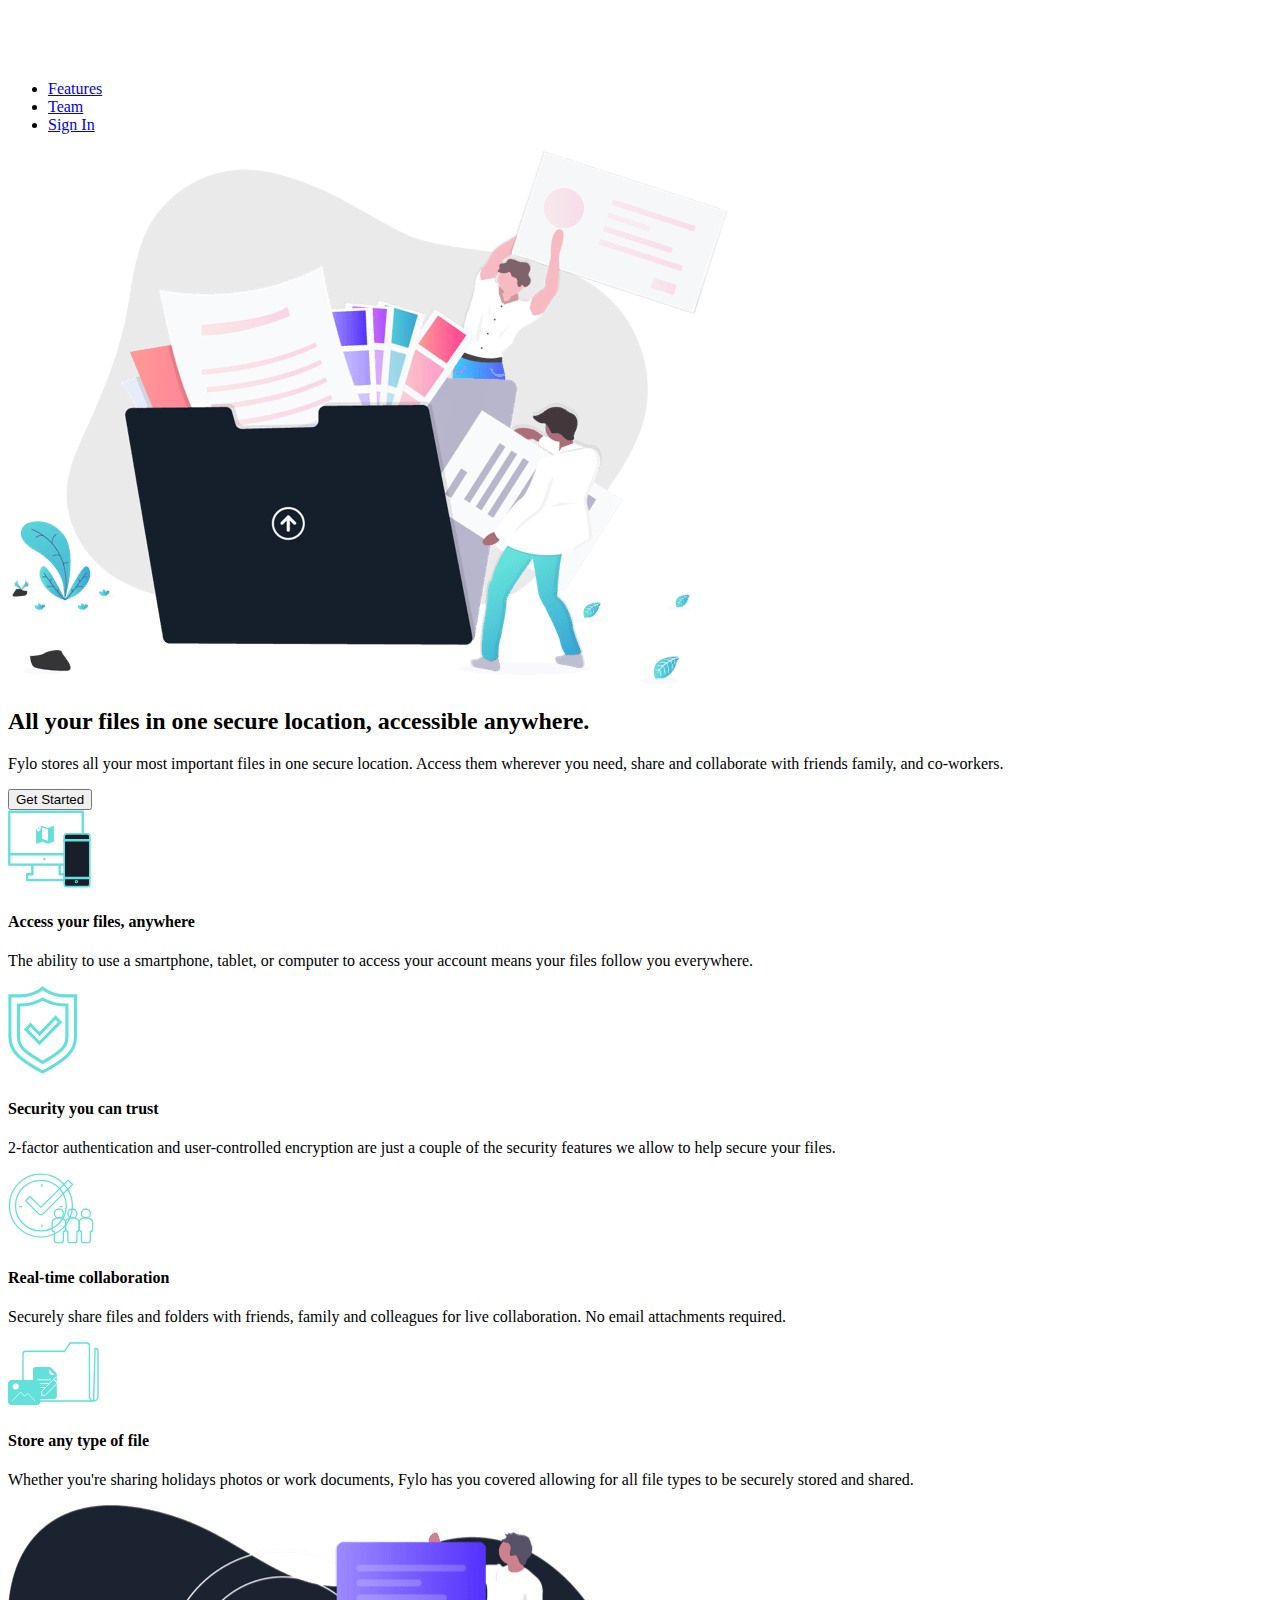
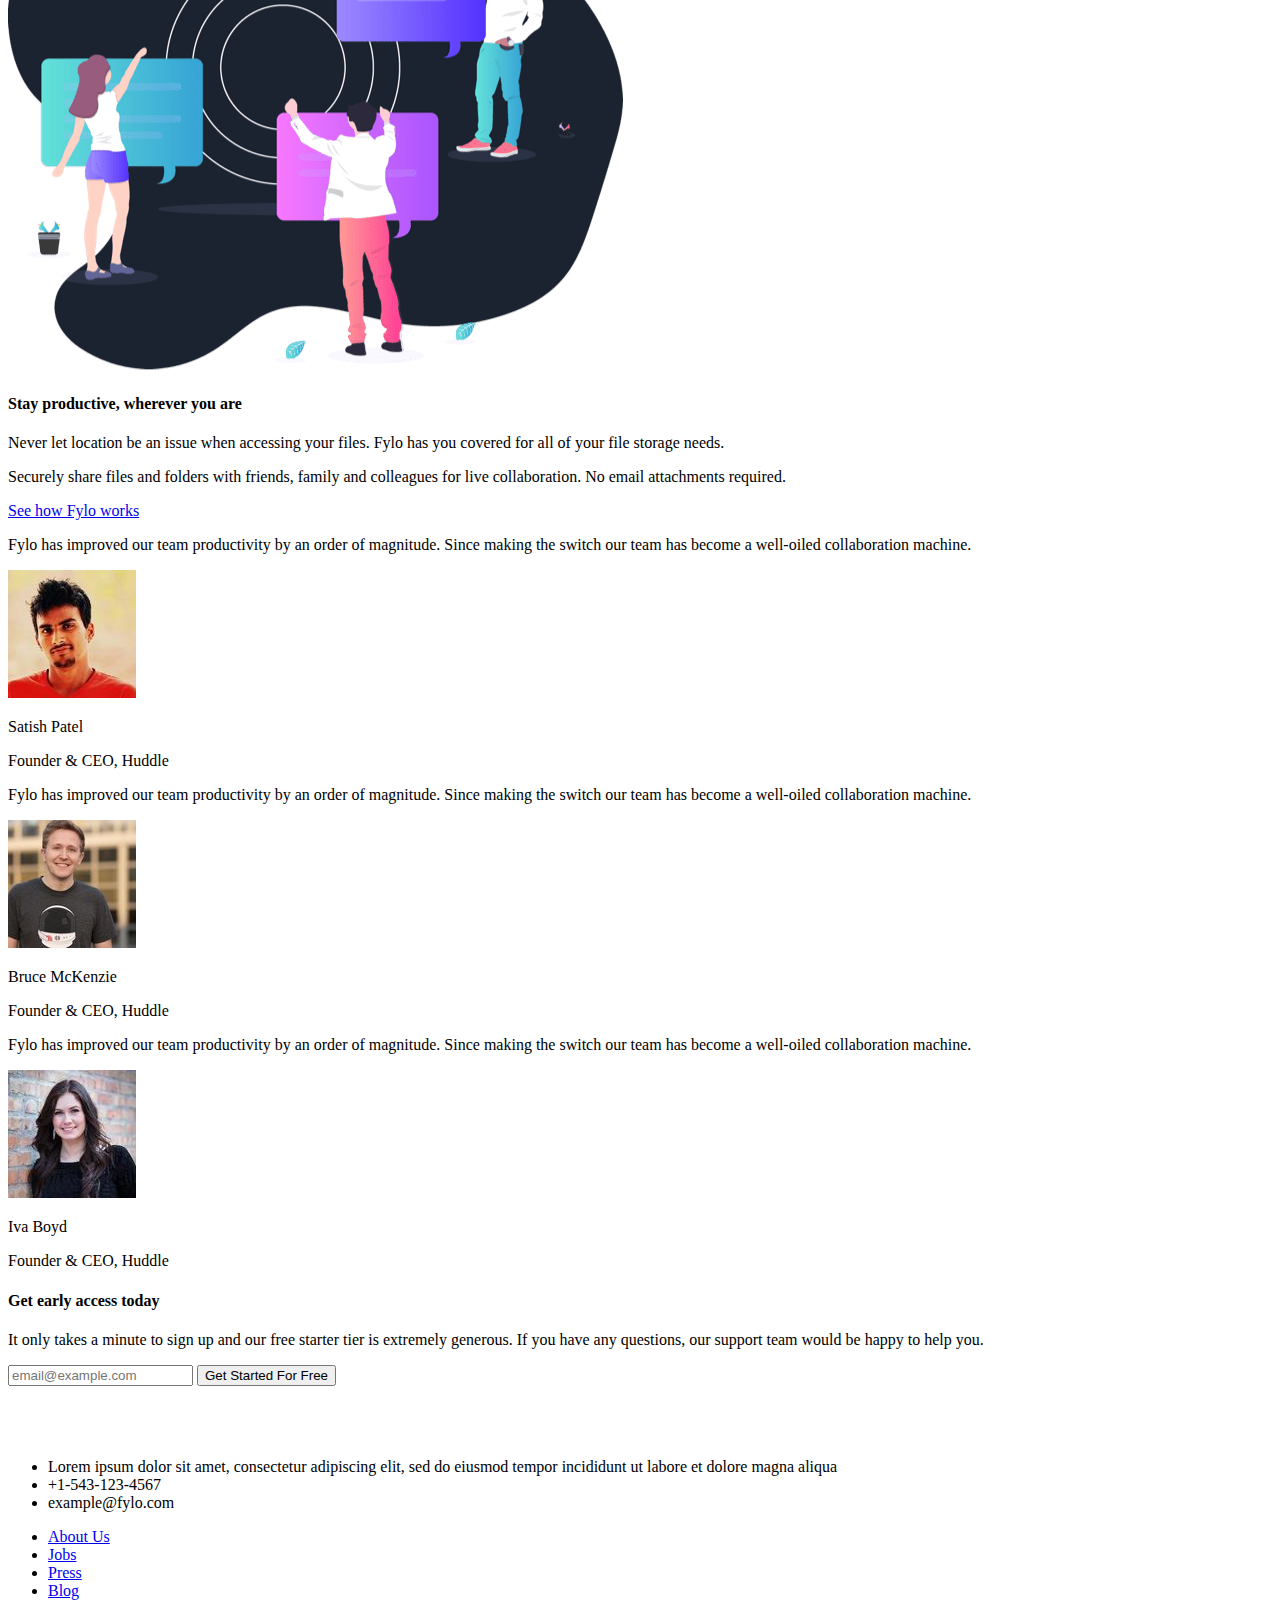
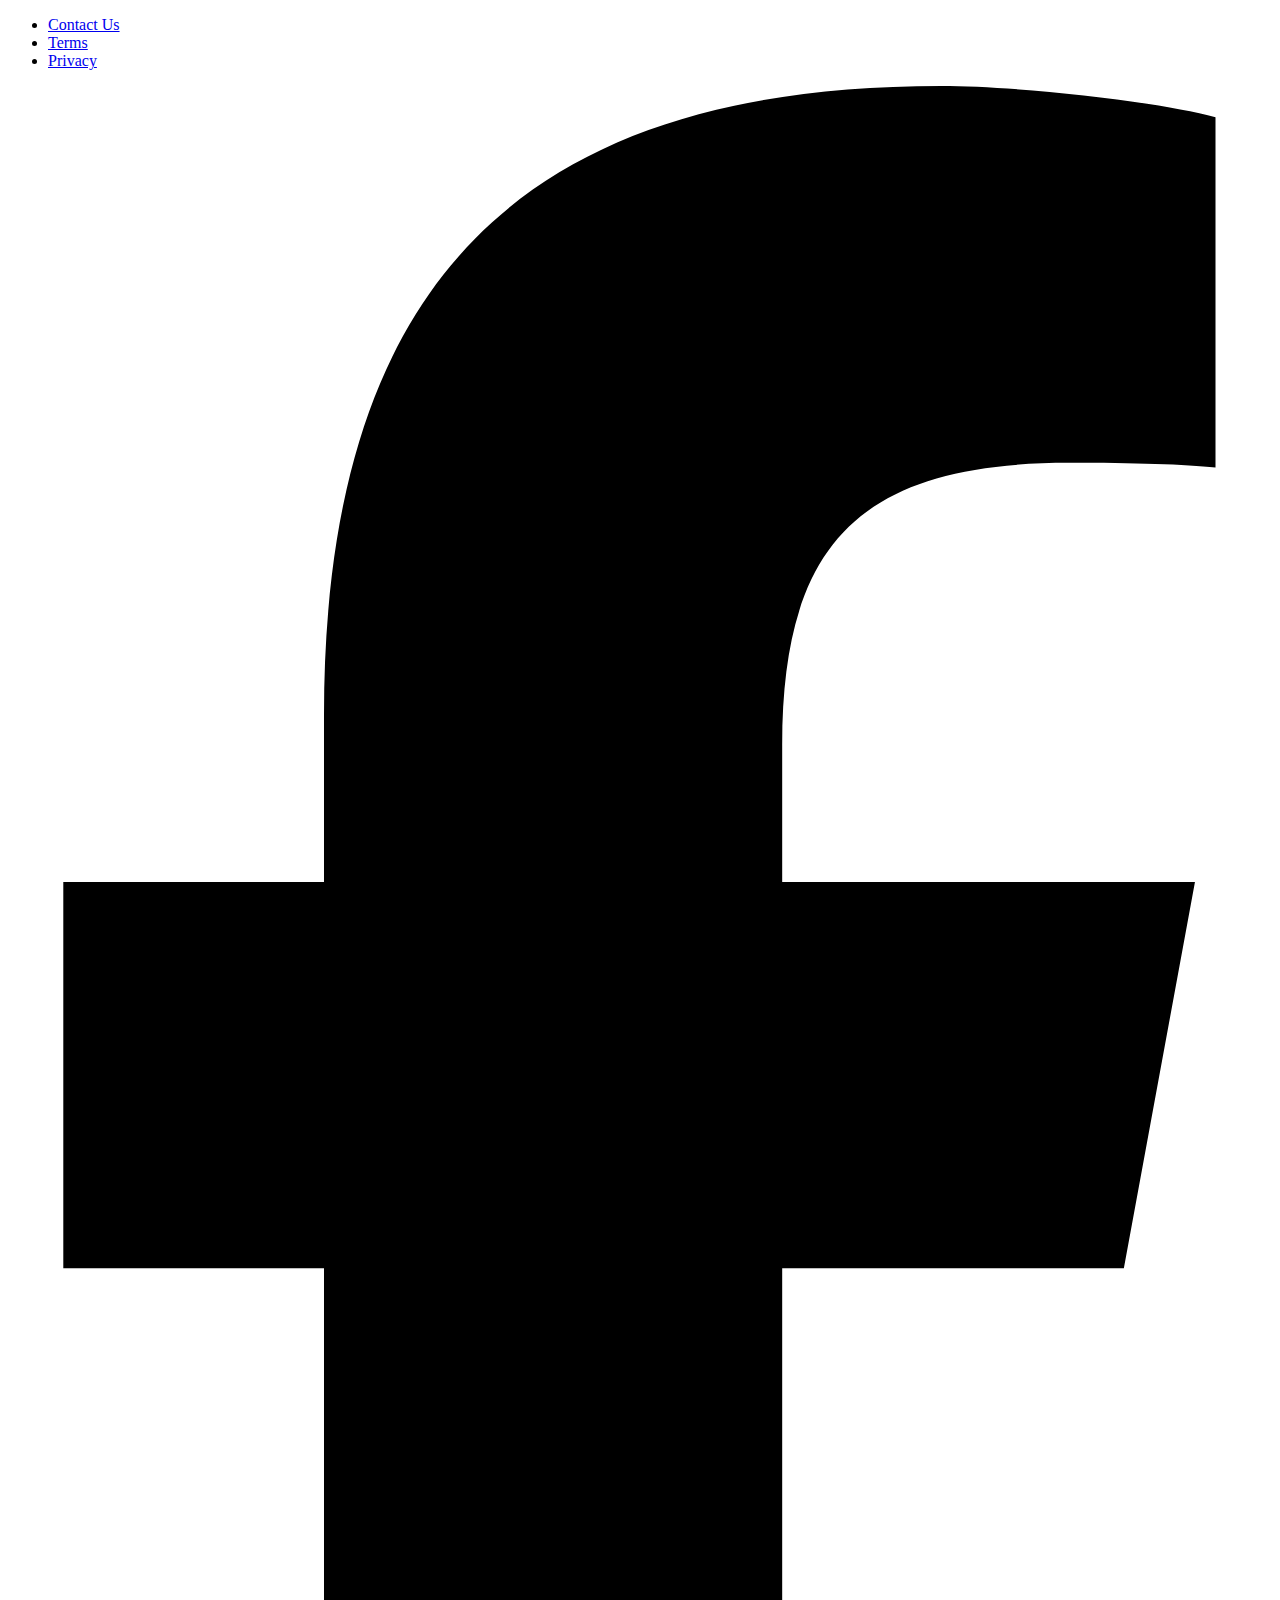
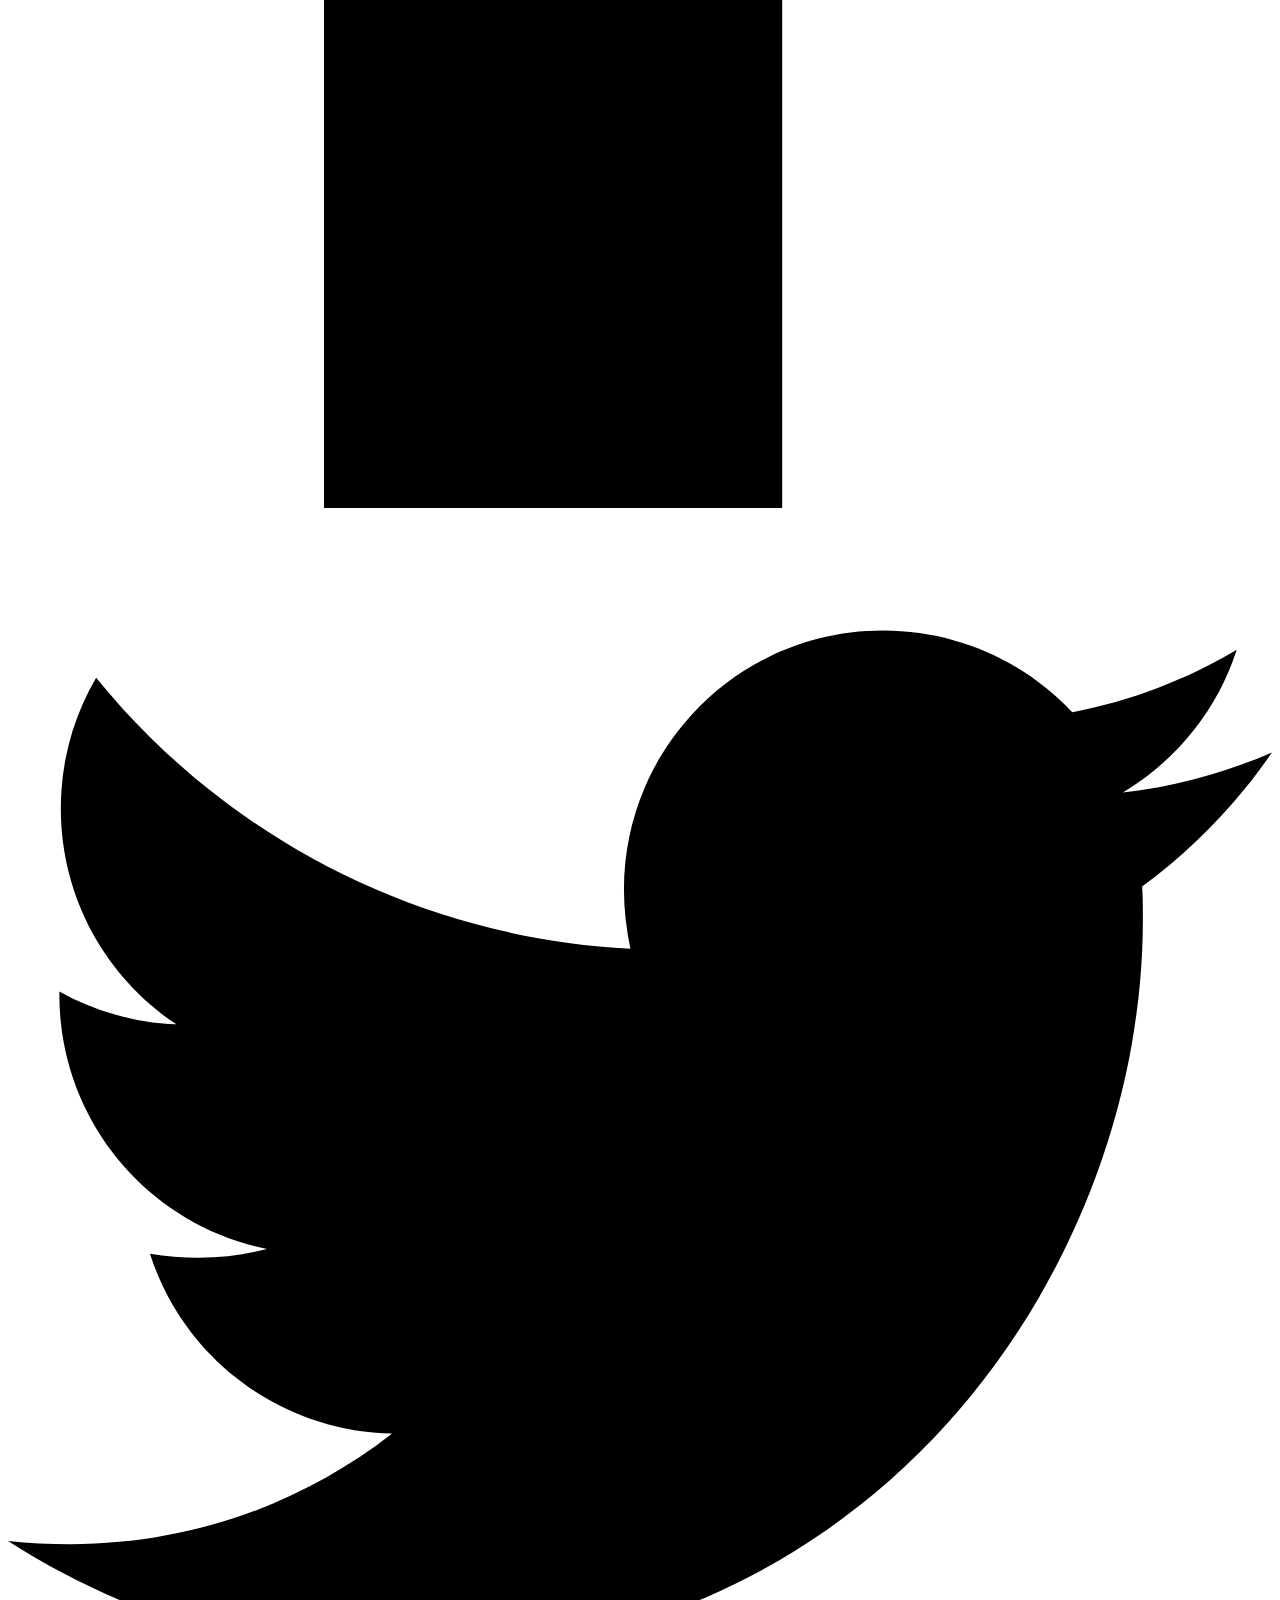
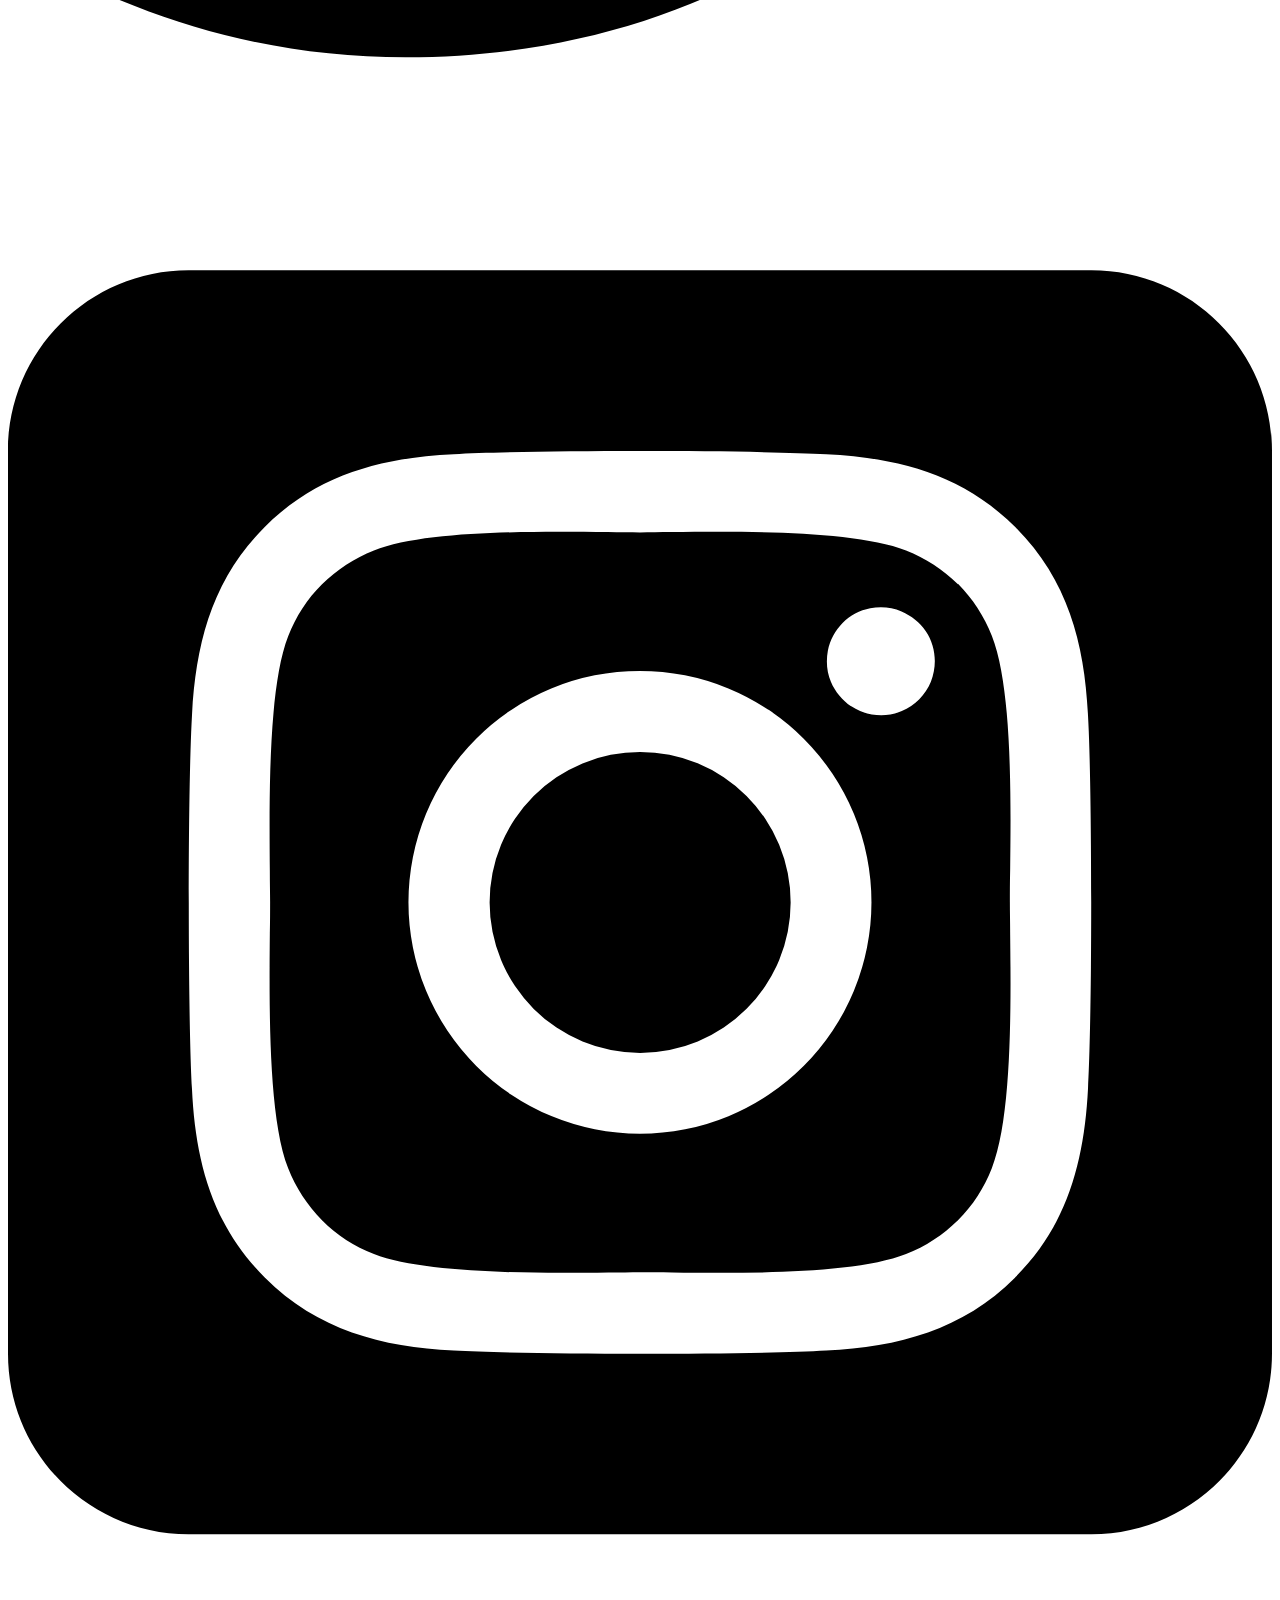
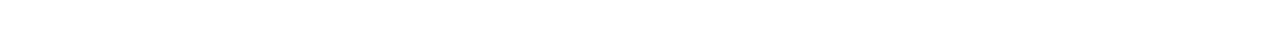
<file: fylo-dark-theme-landing-page-master/index.html>
<!DOCTYPE html>
<html lang="en">

<head>
  <meta charset="UTF-8">
  <meta name="viewport" content="width=device-width, initial-scale=1.0">

  <link rel="icon" type="image/png" sizes="32x32" href="./images/favicon-32x32.png">

  <title>Frontend Mentor | Fylo landing page with dark theme and features grid</title>

</head>

<body>
  <header>
    <svg width="176" height="52" xmlns="http://www.w3.org/2000/svg">
      <g fill="#FFF" fill-rule="evenodd">
        <path
          d="M0 16.372v.128l29.754 13.764 29.859-13.811v-.035L29.754 2.608 0 16.372zm10.727.064l19.028-8.802 19.03 8.802-19.031 8.801-19.027-8.801zM29.754 35.61L0 22.052v5.014l29.754 13.59L59.613 27.02v-5.015L29.754 35.61zm0 10.17L0 32.22v5.015l29.754 13.591L59.613 37.19v-5.014L29.754 45.78zM169.216 26.22a8.564 8.564 0 0 0-2.285-5.892 7.675 7.675 0 0 0-2.473-1.768 7.259 7.259 0 0 0-3.015-.636 7.259 7.259 0 0 0-3.015.636 7.674 7.674 0 0 0-2.473 1.768 8.565 8.565 0 0 0-2.285 5.893 8.564 8.564 0 0 0 2.285 5.893 7.674 7.674 0 0 0 2.473 1.767 7.258 7.258 0 0 0 3.015.637 7.258 7.258 0 0 0 3.015-.637 7.675 7.675 0 0 0 2.473-1.767 8.563 8.563 0 0 0 2.285-5.893zm6.784 0c0 2.044-.377 3.937-1.13 5.681a13.849 13.849 0 0 1-3.11 4.526c-1.319 1.273-2.866 2.279-4.64 3.017-1.775.739-3.667 1.108-5.677 1.108s-3.894-.37-5.653-1.108a14.659 14.659 0 0 1-4.617-3.04 14.116 14.116 0 0 1-3.11-4.55c-.753-1.744-1.13-3.622-1.13-5.633 0-1.98.385-3.842 1.154-5.586a14.718 14.718 0 0 1 3.133-4.573 14.457 14.457 0 0 1 4.617-3.064c1.759-.739 3.627-1.108 5.606-1.108 2.01 0 3.902.369 5.677 1.108 1.774.738 3.321 1.744 4.64 3.017 1.32 1.272 2.356 2.789 3.11 4.549.753 1.76 1.13 3.645 1.13 5.657zm-31.422 13.483a9.087 9.087 0 0 1-1.814.613 9.217 9.217 0 0 1-2.096.236c-1.005 0-1.971-.134-2.898-.4a6.347 6.347 0 0 1-2.426-1.297c-.69-.597-1.24-1.375-1.649-2.334-.408-.958-.612-2.113-.612-3.465V.717h6.925v31.16c0 1.132.228 1.91.683 2.334.456.425.997.637 1.625.637.786 0 1.54-.236 2.262-.707v5.562zM130.02 12.55l-12.249 32.386c-.91 2.42-2.104 4.164-3.58 5.233-1.476 1.068-3.235 1.603-5.277 1.603a8.4 8.4 0 0 1-1.036-.071 7.784 7.784 0 0 1-1.083-.212l-2.262-6.317a8.974 8.974 0 0 0 1.65.59 6.61 6.61 0 0 0 1.6.211c1.069 0 2.042-.243 2.922-.73.879-.488 1.554-1.391 2.025-2.711l.943-2.734-10.506-27.248h7.396l6.266 17.536 5.889-17.536h7.302zm-28.502-4.102H83.806v8.769h17.478v5.94H83.806v16.688h-7.16V2.179h24.873v6.27z" />
      </g>
    </svg>
    <nav class="navigation">
      <ul>
        <li><a href="#">Features</a></li>
        <li><a href="#">Team</a></li>
        <li><a href="#">Sign In</a></li>
      </ul>
    </nav>
  </header>

  <main>
    <article class="article article-intro">
      <img class="img-intro" src="./images/illustration-intro.png" alt="intro">
      <h2 class="intro-title">All your files in one secure location, accessible anywhere.</h2>
      <p class="intro-description"> Fylo stores all your most important files in one secure location. Access them
        wherever you need, share and collaborate with friends family, and co-workers.</p>
      <button class="get-started">Get Started</button>
    </article>
    <article class="article article-features">
      <div class="feature feature-access-anywhere">
        <svg width="83" height="78" xmlns="http://www.w3.org/2000/svg">
          <g fill="none" fill-rule="evenodd">
            <path
              d="M2.476 53.466h71.117v-7.983H2.476v7.983zm49.237 11.977h3.943v3.529H20.413v-3.529h3.942c.656 0 1.185-.529 1.185-1.183v-8.427h24.988v8.427c0 .654.53 1.183 1.185 1.183zM2.476 43.116h71.117V2.95H2.476v40.165zM1.29.585C.635.585.105 1.114.105 1.768V54.65c0 .655.53 1.184 1.185 1.184h21.88v7.243h-3.943c-.655 0-1.185.532-1.185 1.184v5.895c0 .652.53 1.184 1.185 1.184h37.615c.654 0 1.185-.532 1.185-1.184V64.26c0-.652-.531-1.184-1.185-1.184h-3.944v-7.243h21.88c.655 0 1.186-.53 1.186-1.184V1.77c0-.655-.531-1.184-1.185-1.184H1.29z"
              fill="#62E0D9" />
            <path d="M36.412 47.92c-.654 0-1.185.53-1.185 1.184a1.185 1.185 0 0 0 2.37 0c0-.653-.531-1.184-1.185-1.184"
              fill="#62E0D9" />
            <g transform="translate(55.377 23.07)" stroke="#62E0D9">
              <rect stroke-width="1.641" fill="#181F2B" x=".821" y=".821" width="25.621" height="52.795" rx="2.462" />
              <path stroke-width="1.458" fill="#FFF" d="M.729 6.646h25.803v1H.729zM.729 44.515h25.803v1H.729z" />
              <ellipse stroke-width="1.01" cx="13.038" cy="48.519" rx="1.185" ry="1.183" />
            </g>
            <g>
              <path
                d="M45.4 15.969h-.197l-5.235 2.07-5.927-2.07-5.531 1.874c-.198.098-.395.197-.395.493v14.89c0 .297.197.494.494.494h.197l5.235-2.071 5.927 2.07 5.531-1.873c.198-.099.395-.296.395-.493V16.462c0-.296-.197-.493-.494-.493zM39.968 30.76l-5.927-1.997V17.448l5.927 1.997v11.316z"
                fill="#62E0D9" />
              <path
                d="M30.485 15.969c-1.32 0-2.37.917-2.37 2.07 0 1.54 2.37 3.847 2.37 3.847s2.371-2.308 2.371-3.846c0-1.154-1.05-2.071-2.37-2.071zm0 2.958c-.51 0-.911-.361-.911-.821 0-.46.4-.822.911-.822s.912.361.912.822c0 .46-.401.821-.912.821z"
                fill="#FFF" />
            </g>
          </g>
        </svg>
        <h4>Access your files, anywhere</h4>
        <p>The ability to use a smartphone, tablet, or computer to access your account means your
          files follow you everywhere.</p>
      </div>
      <div class="feature feature-security">
        <svg width="70" height="88" xmlns="http://www.w3.org/2000/svg">
          <g stroke="#62E0D9" stroke-width="3.064" fill="none" fill-rule="evenodd">
            <path d="M43.703 35.501l-12.23 12.474-8.999-9.177-4.499 4.589 13.497 13.766L52.08 36.137l-4.5-4.589z" />
            <path
              d="M56.916 9.85c-5.342 0-10.653-1.136-15.482-3.484-2.313-1.113-4.679-2.533-6.724-4.302-2.045 1.769-4.411 3.189-6.725 4.302C23.157 8.714 17.847 9.85 12.504 9.85H1.914v40.59c0 7.11 2.817 13.945 7.827 18.893 7.356 7.25 24.97 16.674 24.97 16.674s17.612-9.424 24.968-16.674c5.01-4.948 7.827-11.784 7.827-18.893V9.85h-10.59z" />
            <path
              d="M58.94 24.532v26.249c0 4.742-1.903 9.34-5.219 12.615-4.612 4.547-15.127 10.77-19.01 13-3.886-2.233-14.41-8.463-19.017-13.004-3.314-3.272-5.214-7.869-5.214-12.611V18.927h2.024c6.707 0 13.334-1.499 19.167-4.333a44.31 44.31 0 0 0 3.04-1.61c.972.565 2 1.11 3.064 1.623 5.814 2.826 12.434 4.32 19.141 4.32h2.024v5.605z" />
          </g>
        </svg>
        <h4>Security you can trust</h4>
        <p>2-factor authentication and user-controlled encryption are just a couple of the security
          features we allow to help secure your files.</p>
      </div>
      <div class="feature feature-colloboration">
        <svg width="86" height="71" xmlns="http://www.w3.org/2000/svg">
          <g stroke="#62E0D9" stroke-width="1.3" fill="none" fill-rule="evenodd" stroke-linejoin="round">
            <path
              d="M33.897 11.338v2.027-2.027zm0 40.551v2.028-2.028zm20.31-18.248h-2.031 2.031zm-40.62 0h-2.032 2.031zm19.294 8.11c-.78 0-1.56-.296-2.153-.89l-13.08-13.057 4.308-4.3L32.881 34.41 60.176 7.16l4.31 4.3-29.45 29.4a3.04 3.04 0 0 1-2.155.89zm23.154-30.417C50.283 5.104 42.039 1.2 32.88 1.2 15.495 1.2 1.4 15.271 1.4 32.627s14.095 31.428 31.481 31.428c17.386 0 31.481-14.072 31.481-31.428 0-6.018-1.694-11.64-4.63-16.417l-3.697-4.876zM51.7 15.616a25.346 25.346 0 0 0-18.82-8.333c-14.022 0-25.388 11.346-25.388 25.344 0 13.999 11.366 25.345 25.388 25.345 14.022 0 25.388-11.346 25.388-25.345 0-4.329-1.087-8.402-3.002-11.966l-3.566-5.045z"
              stroke-linecap="round" />
            <path
              d="M55.368 40.484c0 2.48-2.015 4.49-4.498 4.49a4.494 4.494 0 0 1-4.497-4.49c0-2.48 2.015-4.49 4.497-4.49a4.494 4.494 0 0 1 4.498 4.49z" />
            <path
              d="M50.87 44.974c-1.898 0-3.612.583-4.839 1.154a3.34 3.34 0 0 0-1.907 3.033v7.037a2.248 2.248 0 0 0 2.249 2.245v8.979a2.247 2.247 0 0 0 2.249 2.245h4.497a2.247 2.247 0 0 0 2.249-2.245v-8.98a2.248 2.248 0 0 0 2.248-2.244V49.16a3.34 3.34 0 0 0-1.907-3.033c-1.226-.57-2.94-1.154-4.839-1.154z"
              stroke-linecap="round" />
            <path
              d="M68.86 40.484c0 2.48-2.014 4.49-4.498 4.49a4.493 4.493 0 0 1-4.497-4.49c0-2.48 2.014-4.49 4.497-4.49a4.493 4.493 0 0 1 4.497 4.49z" />
            <path
              d="M64.362 44.974c-1.898 0-3.612.583-4.839 1.154a3.34 3.34 0 0 0-1.907 3.033v7.037a2.247 2.247 0 0 0 2.249 2.245v8.979a2.248 2.248 0 0 0 2.249 2.245h4.497a2.247 2.247 0 0 0 2.248-2.245v-8.98a2.247 2.247 0 0 0 2.25-2.244V49.16a3.34 3.34 0 0 0-1.908-3.033c-1.226-.57-2.941-1.154-4.839-1.154z"
              stroke-linecap="round" />
            <path
              d="M82.351 40.484c0 2.48-2.013 4.49-4.497 4.49a4.493 4.493 0 0 1-4.497-4.49c0-2.48 2.013-4.49 4.497-4.49a4.493 4.493 0 0 1 4.497 4.49z" />
            <path
              d="M77.854 44.974c-1.898 0-3.612.583-4.839 1.154a3.34 3.34 0 0 0-1.907 3.033v7.037a2.247 2.247 0 0 0 2.249 2.245v8.979a2.248 2.248 0 0 0 2.248 2.245h4.498a2.247 2.247 0 0 0 2.248-2.245v-8.98a2.247 2.247 0 0 0 2.249-2.244V49.16a3.34 3.34 0 0 0-1.907-3.033c-1.226-.57-2.941-1.154-4.839-1.154z"
              stroke-linecap="round" />
          </g>
        </svg>
        <h4>Real-time collaboration</h4>
        <p>Securely share files and folders with friends, family and colleagues for live collaboration.
          No email attachments required.</p>
      </div>
      <div class="feature feature-any-file">
        <svg width="91" height="64" xmlns="http://www.w3.org/2000/svg">
          <g fill="none" fill-rule="evenodd">
            <path
              d="M85.588 59C88.025 59 90 57.144 90 54.853V9.236c0-1.526-1.318-2.764-2.941-2.764L85.589 59zM15 12.048v40.047C15 55.908 18.098 59 21.92 59h63.668a4.147 4.147 0 0 1-4.152-4.143V3.762A2.766 2.766 0 0 0 78.668 1h-16.61l-5.536 8.286H17.768A2.766 2.766 0 0 0 15 12.048z"
              stroke="#62E0D9" stroke-width="1.405" stroke-linecap="round" stroke-linejoin="round" />
            <path
              d="M41.28 27.561v3.201c0 1.061.841 1.92 1.88 1.92h3.13m2.505 0v-.219c0-.679-.264-1.33-.734-1.811l-4.794-4.902a2.48 2.48 0 0 0-1.772-.75h-13.99C26.12 25 25 26.147 25 27.561v26.89c0 1.414 1.121 2.56 2.505 2.56H46.29c1.383 0 2.505-1.146 2.505-2.56v-8.963"
              fill="#62E0D9" />
            <path
              d="M33.766 49.33v3.84h3.757l11.898-12.164-3.757-3.841-11.898 12.164zm15.655-8.324l1.328-1.358a1.951 1.951 0 0 0 0-2.717l-1.1-1.124a1.85 1.85 0 0 0-2.657 0l-1.328 1.358 3.757 3.841z"
              stroke="#FFF" stroke-width=".803" stroke-linejoin="round" />
            <path d="M30.01 37.805h12.523m-12.524 3.841h11.272m-11.272 3.842h7.514" stroke="#FFF" stroke-width=".803"
              stroke-linecap="round" stroke-linejoin="round" />
            <g>
              <path
                d="M32.367 59.432c0 1.972-1.61 3.572-3.596 3.572H3.596c-1.985 0-3.596-1.6-3.596-3.572v-17.86C0 39.6 1.61 38 3.596 38h25.175c1.985 0 3.596 1.6 3.596 3.572v17.86zM10.789 44.55a2.987 2.987 0 0 1-2.997 2.976 2.987 2.987 0 0 1-2.997-2.976 2.987 2.987 0 0 1 2.997-2.977 2.987 2.987 0 0 1 2.997 2.977z"
                fill="#62E0D9" />
              <path stroke="#FFF" stroke-width=".65" stroke-linecap="round" stroke-linejoin="round"
                d="M26.786 58.656L19.737 51.2 16.8 54.307l-4.112-4.349-8.224 8.698" />
            </g>
          </g>
        </svg>
        <h4>Store any type of file</h4>
        <p>Whether you're sharing holidays photos or work documents, Fylo has you covered allowing for all
          file types to be securely stored and shared.</p>
      </div>
    </article>
    <article class="article article-stay-productive">
      <img src="./images/illustration-stay-productive.png" alt="illustration-stay-productive">
      <h4>Stay productive, wherever you are</h4>
      <p>Never let location be an issue when accessing your files. Fylo has you covered for all of your file
        storage needs.</p>
      <p>Securely share files and folders with friends, family and colleagues for live collaboration. No email
        attachments required.</p>
      <a href="#">See how Fylo works</a>
    </article>
    <article class="article article-feedbacks">
      <div class="profile profile-first">
        <p>Fylo has improved our team productivity by an order of magnitude. Since making the switch our team has
          become a well-oiled collaboration machine.</p>
        <div class="profile-user-data">
          <img src="./images/profile-1.jpg" alt="avatar">
          <p class="profile-name">Satish Patel</p>
          <p class="profile-position">Founder & CEO, Huddle</p>
        </div>
      </div>
      <div class="profile profile-second">
        <p>Fylo has improved our team productivity by an order of magnitude. Since making the switch our team has
          become a well-oiled collaboration machine.</p>
        <div class="profile-user-data">
          <img src="./images/profile-2.jpg" alt="avatar">
          <p class="profile-name">Bruce McKenzie</p>
          <p class="profile-position">Founder & CEO, Huddle</p>
        </div>
      </div>
      <div class="profile profile-third">
        <p>Fylo has improved our team productivity by an order of magnitude. Since making the switch our team has
          become a well-oiled collaboration machine.</p>
        <div class="profile-user-data">
          <img src="./images/profile-3.jpg" alt="avatar">
          <p class="profile-name">Iva Boyd</p>
          <p class="profile-position">Founder & CEO, Huddle</p>
        </div>
      </div>
    </article>
    <article class="article article-get-early">
      <h4>Get early access today</h4>
      <p>It only takes a minute to sign up and our free starter tier is extremely generous. If you have any
        questions, our support team would be happy to help you.</p>
      <input type="text" placeholder="email@example.com">
      <button class="get-started-free">Get Started For Free</button>
    </article>
  </main>

  <footer>
    <svg width="176" height="52" xmlns="http://www.w3.org/2000/svg">
      <g fill="#FFF" fill-rule="evenodd">
        <path
          d="M0 16.372v.128l29.754 13.764 29.859-13.811v-.035L29.754 2.608 0 16.372zm10.727.064l19.028-8.802 19.03 8.802-19.031 8.801-19.027-8.801zM29.754 35.61L0 22.052v5.014l29.754 13.59L59.613 27.02v-5.015L29.754 35.61zm0 10.17L0 32.22v5.015l29.754 13.591L59.613 37.19v-5.014L29.754 45.78zM169.216 26.22a8.564 8.564 0 0 0-2.285-5.892 7.675 7.675 0 0 0-2.473-1.768 7.259 7.259 0 0 0-3.015-.636 7.259 7.259 0 0 0-3.015.636 7.674 7.674 0 0 0-2.473 1.768 8.565 8.565 0 0 0-2.285 5.893 8.564 8.564 0 0 0 2.285 5.893 7.674 7.674 0 0 0 2.473 1.767 7.258 7.258 0 0 0 3.015.637 7.258 7.258 0 0 0 3.015-.637 7.675 7.675 0 0 0 2.473-1.767 8.563 8.563 0 0 0 2.285-5.893zm6.784 0c0 2.044-.377 3.937-1.13 5.681a13.849 13.849 0 0 1-3.11 4.526c-1.319 1.273-2.866 2.279-4.64 3.017-1.775.739-3.667 1.108-5.677 1.108s-3.894-.37-5.653-1.108a14.659 14.659 0 0 1-4.617-3.04 14.116 14.116 0 0 1-3.11-4.55c-.753-1.744-1.13-3.622-1.13-5.633 0-1.98.385-3.842 1.154-5.586a14.718 14.718 0 0 1 3.133-4.573 14.457 14.457 0 0 1 4.617-3.064c1.759-.739 3.627-1.108 5.606-1.108 2.01 0 3.902.369 5.677 1.108 1.774.738 3.321 1.744 4.64 3.017 1.32 1.272 2.356 2.789 3.11 4.549.753 1.76 1.13 3.645 1.13 5.657zm-31.422 13.483a9.087 9.087 0 0 1-1.814.613 9.217 9.217 0 0 1-2.096.236c-1.005 0-1.971-.134-2.898-.4a6.347 6.347 0 0 1-2.426-1.297c-.69-.597-1.24-1.375-1.649-2.334-.408-.958-.612-2.113-.612-3.465V.717h6.925v31.16c0 1.132.228 1.91.683 2.334.456.425.997.637 1.625.637.786 0 1.54-.236 2.262-.707v5.562zM130.02 12.55l-12.249 32.386c-.91 2.42-2.104 4.164-3.58 5.233-1.476 1.068-3.235 1.603-5.277 1.603a8.4 8.4 0 0 1-1.036-.071 7.784 7.784 0 0 1-1.083-.212l-2.262-6.317a8.974 8.974 0 0 0 1.65.59 6.61 6.61 0 0 0 1.6.211c1.069 0 2.042-.243 2.922-.73.879-.488 1.554-1.391 2.025-2.711l.943-2.734-10.506-27.248h7.396l6.266 17.536 5.889-17.536h7.302zm-28.502-4.102H83.806v8.769h17.478v5.94H83.806v16.688h-7.16V2.179h24.873v6.27z" />
      </g>
    </svg>
    <div class="footer-contact">
      <ul>
        <li>Lorem ipsum dolor sit amet, consectetur adipiscing elit, sed do eiusmod tempor incididunt ut labore et
          dolore magna aliqua</li>
        <li>+1-543-123-4567</li>
        <li>example@fylo.com</li>
      </ul>
    </div>
    <div class="footer-nav">
      <ul class="footer-nav-first">
        <li><a href="#">About Us</a></li>
        <li><a href="#">Jobs</a></li>
        <li><a href="#">Press</a></li>
        <li><a href="#">Blog</a></li>
      </ul>
      <ul class="footer-nav-second">
        <li><a href="#">Contact Us</a></li>
        <li><a href="#">Terms</a></li>
        <li><a href="#">Privacy</a></li>
      </ul>
    </div>
    <div class="social-media">
      <svg class="social-media-facebook" xmlns="http://www.w3.org/2000/svg" viewBox="0 0 320 512">
        <path
          d="M80 299.3V512H196V299.3h86.5l18-97.8H196V166.9c0-51.7 20.3-71.5 72.7-71.5c16.3 0 29.4 .4 37 1.2V7.9C291.4 4 256.4 0 236.2 0C129.3 0 80 50.5 80 159.4v42.1H14v97.8H80z" />
      </svg>
      <svg class="social-media-twitter" xmlns="http://www.w3.org/2000/svg" viewBox="0 0 512 512">
        <path
          d="M459.4 151.7c.3 4.5 .3 9.1 .3 13.6 0 138.7-105.6 298.6-298.6 298.6-59.5 0-114.7-17.2-161.1-47.1 8.4 1 16.6 1.3 25.3 1.3 49.1 0 94.2-16.6 130.3-44.8-46.1-1-84.8-31.2-98.1-72.8 6.5 1 13 1.6 19.8 1.6 9.4 0 18.8-1.3 27.6-3.6-48.1-9.7-84.1-52-84.1-103v-1.3c14 7.8 30.2 12.7 47.4 13.3-28.3-18.8-46.8-51-46.8-87.4 0-19.5 5.2-37.4 14.3-53 51.7 63.7 129.3 105.3 216.4 109.8-1.6-7.8-2.6-15.9-2.6-24 0-57.8 46.8-104.9 104.9-104.9 30.2 0 57.5 12.7 76.7 33.1 23.7-4.5 46.5-13.3 66.6-25.3-7.8 24.4-24.4 44.8-46.1 57.8 21.1-2.3 41.6-8.1 60.4-16.2-14.3 20.8-32.2 39.3-52.6 54.3z" />
      </svg>
      <svg xmlns="http://www.w3.org/2000/svg"
        viewBox="0 0 448 512">
        <path
          d="M194.4 211.7a53.3 53.3 0 1 0 59.3 88.7 53.3 53.3 0 1 0 -59.3-88.7zm142.3-68.4c-5.2-5.2-11.5-9.3-18.4-12c-18.1-7.1-57.6-6.8-83.1-6.5c-4.1 0-7.9 .1-11.2 .1c-3.3 0-7.2 0-11.4-.1c-25.5-.3-64.8-.7-82.9 6.5c-6.9 2.7-13.1 6.8-18.4 12s-9.3 11.5-12 18.4c-7.1 18.1-6.7 57.7-6.5 83.2c0 4.1 .1 7.9 .1 11.1s0 7-.1 11.1c-.2 25.5-.6 65.1 6.5 83.2c2.7 6.9 6.8 13.1 12 18.4s11.5 9.3 18.4 12c18.1 7.1 57.6 6.8 83.1 6.5c4.1 0 7.9-.1 11.2-.1c3.3 0 7.2 0 11.4 .1c25.5 .3 64.8 .7 82.9-6.5c6.9-2.7 13.1-6.8 18.4-12s9.3-11.5 12-18.4c7.2-18 6.8-57.4 6.5-83c0-4.2-.1-8.1-.1-11.4s0-7.1 .1-11.4c.3-25.5 .7-64.9-6.5-83l0 0c-2.7-6.9-6.8-13.1-12-18.4zm-67.1 44.5A82 82 0 1 1 178.4 324.2a82 82 0 1 1 91.1-136.4zm29.2-1.3c-3.1-2.1-5.6-5.1-7.1-8.6s-1.8-7.3-1.1-11.1s2.6-7.1 5.2-9.8s6.1-4.5 9.8-5.2s7.6-.4 11.1 1.1s6.5 3.9 8.6 7s3.2 6.8 3.2 10.6c0 2.5-.5 5-1.4 7.3s-2.4 4.4-4.1 6.2s-3.9 3.2-6.2 4.2s-4.8 1.5-7.3 1.5l0 0c-3.8 0-7.5-1.1-10.6-3.2zM448 96c0-35.3-28.7-64-64-64H64C28.7 32 0 60.7 0 96V416c0 35.3 28.7 64 64 64H384c35.3 0 64-28.7 64-64V96zM357 389c-18.7 18.7-41.4 24.6-67 25.9c-26.4 1.5-105.6 1.5-132 0c-25.6-1.3-48.3-7.2-67-25.9s-24.6-41.4-25.8-67c-1.5-26.4-1.5-105.6 0-132c1.3-25.6 7.1-48.3 25.8-67s41.5-24.6 67-25.8c26.4-1.5 105.6-1.5 132 0c25.6 1.3 48.3 7.1 67 25.8s24.6 41.4 25.8 67c1.5 26.3 1.5 105.4 0 131.9c-1.3 25.6-7.1 48.3-25.8 67z" />
      </svg>
    </div>
  </footer>
</body>

</html>
</file>
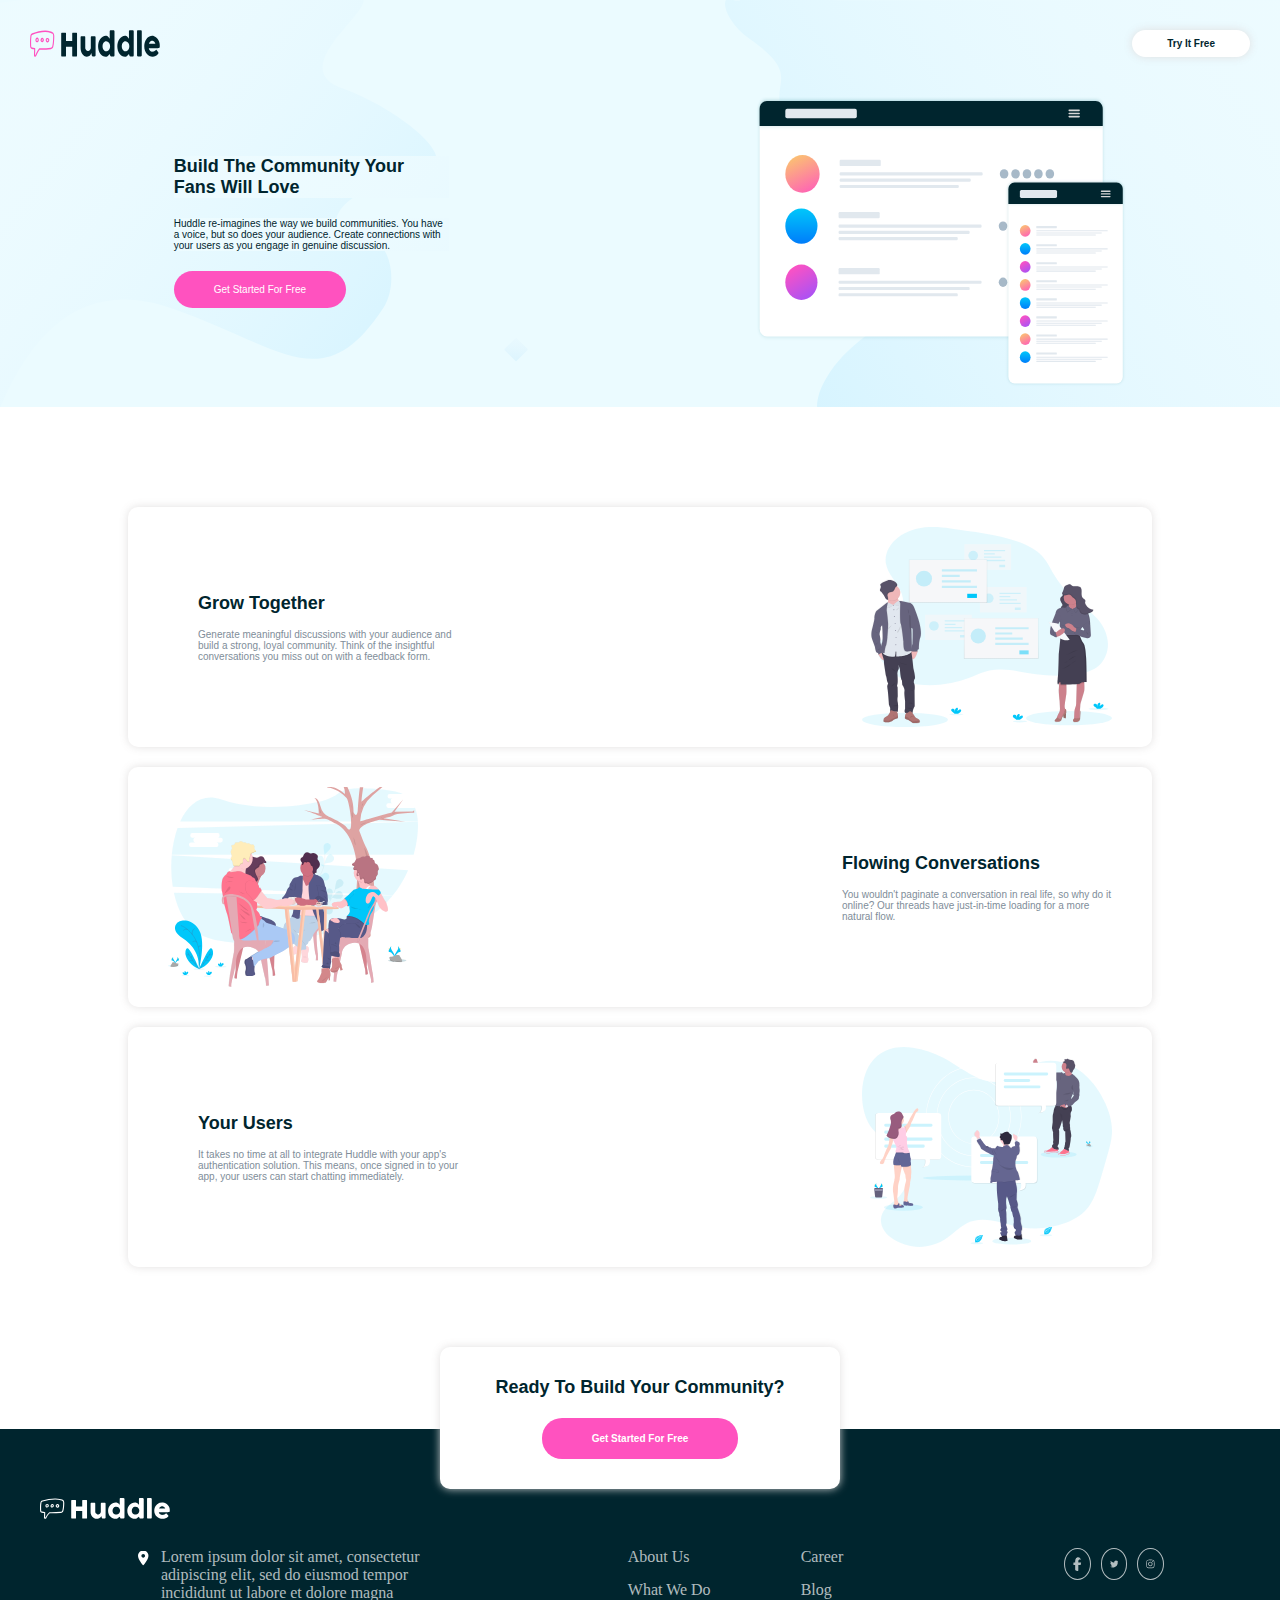
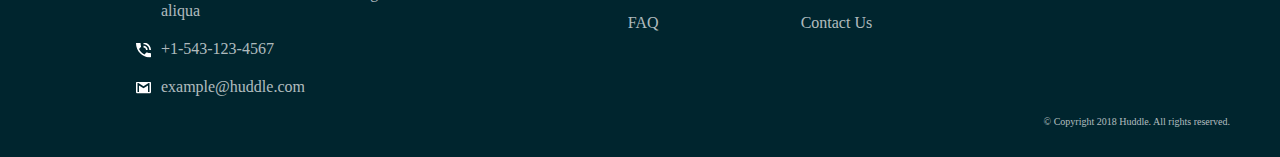
<file: huddle-landing-page-with-alternating-feature-blocks-master(flex)/index.html>
<!DOCTYPE html>
<html lang="en">

<head>
  <meta charset="UTF-8">
  <meta name="viewport" content="width=device-width, initial-scale=1.0">


  <link rel="icon" type="image/png" sizes="32x32" href="./images/favicon-32x32.png">
  <link rel="stylesheet" type="text/css" href="./styles/styles.css">

  <title>Frontend Mentor | Huddle landing page with alternating feature blocks</title>

</head>

<body>
  <div class="wrapper">
    <header class="header">
      <nav class="navigation">
        <img class="logo" src="./images/logo.svg" alt="logo">
        <button class="button try-it">Try It Free</button>
      </nav>
      <div class="header-container">
        <div class="header-left-area">
          <h2 class="header title">Build The Community Your Fans Will Love</h2>
          <p class="header description">Huddle re-imagines the way we build communities. You have a voice, but so does
            your
            audience.
            Create connections with your users as you engage in genuine discussion.</p>
          <button class="button get-started">Get Started For Free</button>
        </div>
        <img class="header-illustration-mockups" src="./images/illustration-mockups.svg" alt="illustration-mockups">
      </div>

    </header>
    <main class="main">
      <section class="section grow-together">
        <div class="section-left-area">
          <span class="grow-together title">Grow Together</span>
          <p class="grow-together description">Generate meaningful discussions with your audience and build a strong,
            loyal
            community.
            Think of the insightful conversations you miss out on with a feedback form.</p>
        </div>
        <img class="img illustration-grow-together" src="./images/illustration-grow-together.svg"
          alt="illustration-grow-together">
      </section>
      <section class="section flowing-conversation">
        <div class="section-left-area">
          <span class="flowing-conversation title">Flowing Conversations</span>
          <p class="flowing-conversation description"> You wouldn't paginate a conversation in real life, so why do it
            online? Our threads
            have just-in-time loading for a more natural flow.</p>
        </div>
        <img class="img illustration-flowing-conversation" src="./images/illustration-flowing-conversation.svg"
          alt="illustration-flowing-conversation">
      </section>
      <section class="section your-users">
        <div class="section-left-area">
          <h3 class="your-users title">Your Users</h3>
          <p class="your-users description">It takes no time at all to integrate Huddle with your app's authentication
            solution.
            This means, once signed in to your app, your users can start chatting immediately.</p>
        </div>
        <img class="img your-users" src="./images/illustration-your-users.svg" alt="illustration-your-users">
      </section>
      <section class="section ready">
        <span class="ready title">Ready To Build Your Community?</span>
        <button class="button get-started">Get Started For Free</button>
      </section>
    </main>
    <footer class="footer">
      <svg class="svg-logo" width="130" height="39" viewBox="0 0 240 39" xmlns="http://www.w3.org/2000/svg">
        <g fill-rule="nonzero" fill="none">
          <path
            d="M27.967.879C20.242.875 12.182 2.615 4.047 4.872c-1.033.208-2.041.884-2.574 1.72C.983 7.38.805 8.171.652 9c-.79 4.428-.694 8.776-.53 13.594.036 1.103.2 2.41.715 3.205.538.803 1.46 1.313 2.561 1.48a95.99 95.99 0 0 0 4.232.525l-.312 8.698c-.048.692.29 1.267.71 1.598.376.286.795.413 1.225.445.86.065 1.869-.303 2.37-1.257 2.195-4.224 3.572-6.089 6.317-8.895 7.158.176 13.407-.222 20.482-.745 2.501-.065 4.218-2.11 4.672-3.743 1.357-4.232 1.568-9.456 1.712-14.737.061-2.093-.665-4.148-1.95-5.234-1.222-.991-2.702-1.35-4.058-1.718C35.031 1.363 31.263.905 27.967.879zm10.29 3.31c1.358.369 2.555.724 3.31 1.337 1.26 1.339 1.218 2.23 1.2 3.675-.142 5.122-.388 10.093-1.544 13.86-.498 1.405-1.366 2.405-3.006 2.556-7.208.533-13.462.945-20.707.739a1.032 1.032 0 0 0-.763.302c-3.044 3.074-4.601 5.21-6.921 9.676-.054.102-.171.164-.315.175-.097-.005-.136-.08-.142-.148l.314-9.432c.019-.509-.401-.995-.907-1.05a95.48 95.48 0 0 1-5.06-.62c-.726-.111-.994-.31-1.193-.606-.346-.825-.338-1.335-.365-2.128-.162-4.775-.242-8.948.491-13.1.068-.614.298-1.242.542-1.767.404-.632 1.023-.725 1.644-.897 7.956-2.197 15.74-3.84 23.068-3.845 3.592.13 7.364.49 10.354 1.273zm-27.479 8.09c-1.096 1.313-.987 3.096-.14 4.29.442.625 1.132 1.128 1.972 1.242 1.091.09 1.783-.352 2.53-.86 1.353-1.176 1.49-3.228.461-4.71-.524-.755-1.362-1.208-2.218-1.24-1.172.012-1.968.535-2.605 1.277zm11.856-1.072c-1.092.035-1.975.791-2.514 1.607-.617.933-.977 2.101-.478 3.246.96 2.203 4.277 2.176 5.6-.063.61-1.032.454-2.205 0-3.056-.452-.85-1.136-1.543-2.131-1.702a2.494 2.494 0 0 0-.477-.032zm9.625.207c-.34-.008-.69.024-1.018.111-1.312.35-2.429 1.704-2.26 3.437.086.872.487 1.722 1.21 2.308.723.585 1.773.847 2.88.62 1.272-.26 2.06-1.285 2.323-2.275.263-.99.197-1.999-.414-2.817a3.47 3.47 0 0 0-2.72-1.384zm-18.965 1.623c.245.002.438.08.637.366.445.642.321 1.615-.128 2.005-.447.39-.726.424-.922.398-.196-.027-.395-.162-.573-.414-.34-.48-.44-1.256.007-1.81.238-.316.675-.513.98-.545zm9.483.223c.038.006.464.253.668.636.204.383.242.739.048 1.066-.577.976-1.804.712-1.99.287-.07-.162-.017-.813.32-1.32.335-.509.757-.7.954-.67zm10.564.748c.062.083.213.64.096 1.082-.118.442-.31.715-.78.811-.602.124-.94 0-1.193-.207-.254-.205-.425-.552-.462-.923-.09-.92.24-1.133.764-1.273.61-.15 1.3.112 1.575.51z"
            fill="white" />
          <path
            d="M57.61 4.996c.016-.26.111-.494.287-.701a.875.875 0 0 1 .701-.31h6.826c.23 0 .467.096.712.287a.883.883 0 0 1 .368.724v10.893h11.421V4.996c0-.276.096-.513.287-.712.192-.2.44-.3.747-.3h6.734c.306 0 .574.077.804.23.23.154.345.399.345.736V37.1c0 .337-.1.59-.3.758-.198.169-.459.253-.78.253h-6.803c-.306 0-.555-.084-.747-.253-.191-.168-.287-.42-.287-.758V24.047H66.504V37.1c0 .322-.104.57-.31.747-.207.176-.487.264-.84.264h-6.756c-.643 0-.972-.299-.988-.896V4.996zm62.875 32.725c-.199.168-.41.275-.632.321a3.123 3.123 0 0 1-.631.07h-3.47c-.276 0-.514-.05-.713-.15-.2-.1-.368-.234-.506-.402a2.384 2.384 0 0 1-.344-.575 4.884 4.884 0 0 1-.23-.666l-.712-2.942c-.23.475-.563 1.015-1 1.62a8.495 8.495 0 0 1-1.666 1.7c-.674.53-1.479.974-2.413 1.334-.935.36-2.007.54-3.218.54-1.746 0-3.332-.337-4.757-1.011a10.904 10.904 0 0 1-3.642-2.758c-1.003-1.164-1.781-2.524-2.332-4.08-.552-1.554-.828-3.213-.828-4.974V10.695c0-.582.127-1.022.38-1.321.252-.299.654-.448 1.206-.448h5.308c.66 0 1.111.11 1.356.333.245.222.368.655.368 1.298v14.96c0 .66.15 1.284.448 1.874.299.59.693 1.11 1.184 1.562.49.452 1.045.809 1.666 1.069.62.26 1.252.39 1.896.39.551 0 1.122-.13 1.712-.39a6.361 6.361 0 0 0 1.631-1.046c.498-.436.908-.95 1.23-1.54.322-.59.482-1.214.482-1.872V10.626c0-.26.05-.52.15-.781.1-.26.249-.46.448-.598.199-.122.387-.206.563-.252.176-.046.38-.07.609-.07h5.194c.658 0 1.133.162 1.424.483.291.322.437.751.437 1.287v25.716c0 .29-.065.559-.195.804s-.31.437-.54.574l.137-.068zm26.681-3.172c-.414.414-.87.858-1.367 1.333-.498.475-1.046.92-1.643 1.333a9.3 9.3 0 0 1-1.93 1.023 6.097 6.097 0 0 1-2.23.402c-2.083 0-4.002-.39-5.757-1.172a13.777 13.777 0 0 1-4.527-3.206c-1.264-1.356-2.252-2.953-2.964-4.792-.713-1.838-1.069-3.814-1.069-5.929 0-2.13.356-4.11 1.069-5.94.712-1.83 1.7-3.424 2.964-4.78a13.635 13.635 0 0 1 4.527-3.194c1.755-.774 3.674-1.161 5.757-1.161.843 0 1.613.123 2.31.368a8.51 8.51 0 0 1 1.907.942c.575.383 1.103.816 1.586 1.298.482.483.938.954 1.367 1.414V1.985c0-.49.15-.903.448-1.24.299-.338.747-.506 1.345-.506h5.17c.2 0 .41.042.632.126.222.085.425.203.61.357.183.153.332.337.447.551.115.215.173.452.173.712v34.357c0 1.18-.62 1.77-1.862 1.77h-4.504c-.306 0-.544-.04-.712-.116a1.13 1.13 0 0 1-.426-.333 2.319 2.319 0 0 1-.31-.551 17.13 17.13 0 0 0-.344-.77l-.667-1.793zm-13.214-11.008a8.39 8.39 0 0 0 .471 2.839c.314.88.762 1.643 1.345 2.286a6.384 6.384 0 0 0 2.102 1.528c.82.376 1.728.563 2.724.563.98 0 1.903-.176 2.769-.528a7.058 7.058 0 0 0 2.263-1.46 7.256 7.256 0 0 0 1.552-2.194c.39-.843.609-1.747.655-2.712v-.322a7.26 7.26 0 0 0-.552-2.803 7.427 7.427 0 0 0-1.528-2.344 7.242 7.242 0 0 0-2.298-1.597 6.977 6.977 0 0 0-2.861-.586c-.996 0-1.904.195-2.724.586-.82.39-1.52.923-2.102 1.597a7.236 7.236 0 0 0-1.345 2.344 8.35 8.35 0 0 0-.47 2.803zm48.72 11.008c-.414.414-.87.858-1.368 1.333-.498.475-1.046.92-1.643 1.333a9.3 9.3 0 0 1-1.93 1.023 6.097 6.097 0 0 1-2.23.402c-2.083 0-4.002-.39-5.756-1.172a13.777 13.777 0 0 1-4.528-3.206c-1.263-1.356-2.252-2.953-2.964-4.792-.712-1.838-1.069-3.814-1.069-5.929 0-2.13.357-4.11 1.069-5.94s1.7-3.424 2.964-4.78a13.635 13.635 0 0 1 4.528-3.194c1.754-.774 3.673-1.161 5.756-1.161.843 0 1.613.123 2.31.368a8.51 8.51 0 0 1 1.907.942c.575.383 1.103.816 1.586 1.298.483.483.938.954 1.367 1.414V1.985c0-.49.15-.903.448-1.24.3-.338.747-.506 1.345-.506h5.17c.2 0 .41.042.632.126.223.085.426.203.61.357.183.153.333.337.448.551.114.215.172.452.172.712v34.357c0 1.18-.62 1.77-1.862 1.77h-4.504c-.306 0-.544-.04-.712-.116a1.13 1.13 0 0 1-.425-.333 2.319 2.319 0 0 1-.31-.551 17.13 17.13 0 0 0-.345-.77l-.667-1.793zm-13.215-11.008a8.39 8.39 0 0 0 .471 2.839c.315.88.763 1.643 1.345 2.286a6.384 6.384 0 0 0 2.103 1.528c.82.376 1.727.563 2.723.563.98 0 1.903-.176 2.769-.528a7.058 7.058 0 0 0 2.264-1.46 7.256 7.256 0 0 0 1.55-2.194c.391-.843.61-1.747.656-2.712v-.322a7.26 7.26 0 0 0-.552-2.803 7.427 7.427 0 0 0-1.528-2.344 7.242 7.242 0 0 0-2.298-1.597 6.977 6.977 0 0 0-2.861-.586c-.996 0-1.904.195-2.723.586-.82.39-1.521.923-2.103 1.597a7.236 7.236 0 0 0-1.345 2.344 8.35 8.35 0 0 0-.47 2.803zM197.61 2.008c0-.49.122-.903.367-1.24.246-.338.667-.506 1.264-.506h5.63c.154 0 .315.042.483.126a1.7 1.7 0 0 1 .471.357c.146.153.268.337.368.551.1.215.15.452.15.712v34.334c0 .582-.165 1.022-.495 1.321-.329.299-.754.448-1.275.448h-5.332c-.597 0-1.018-.15-1.264-.448-.245-.299-.367-.74-.367-1.321V2.008zm38.7 32.61a15.31 15.31 0 0 1-4.55 2.907 13.87 13.87 0 0 1-5.355 1.046c-2.1 0-4.083-.383-5.952-1.15a15.494 15.494 0 0 1-4.918-3.182 15.273 15.273 0 0 1-3.355-4.792c-.828-1.838-1.241-3.837-1.241-5.998 0-1.348.164-2.654.494-3.918a15.45 15.45 0 0 1 1.402-3.55 15.055 15.055 0 0 1 2.206-3.045 13.957 13.957 0 0 1 2.907-2.379 14.327 14.327 0 0 1 3.493-1.54 14.084 14.084 0 0 1 3.975-.551c1.272 0 2.505.169 3.7.506 1.195.337 2.318.812 3.367 1.424 1.05.613 2.01 1.349 2.884 2.207a14.896 14.896 0 0 1 2.252 2.815 13.58 13.58 0 0 1 1.46 3.263c.344 1.157.517 2.348.517 3.573 0 .797-.012 1.448-.035 1.954-.023.505-.142.908-.356 1.206-.215.3-.57.506-1.069.62-.498.116-1.23.173-2.194.173h-16.546c.153.98.463 1.8.93 2.46a5.842 5.842 0 0 0 1.62 1.573c.613.391 1.264.67 1.954.84a8.24 8.24 0 0 0 1.953.252c.552 0 1.118-.058 1.7-.172a12.179 12.179 0 0 0 1.69-.46 9.557 9.557 0 0 0 1.493-.667c.452-.252.816-.517 1.092-.792.245-.2.456-.349.632-.449.176-.1.364-.149.563-.149.2 0 .402.07.61.207a4.8 4.8 0 0 1 .7.597l2.436 2.758c.168.2.276.38.322.54.046.161.069.326.069.494 0 .307-.085.571-.253.793a2.89 2.89 0 0 1-.598.586zm-11.054-19.143c-.598 0-1.176.119-1.735.356a6.547 6.547 0 0 0-1.575.954c-.49.398-.93.85-1.321 1.356a8.315 8.315 0 0 0-.954 1.54h11.743a13.536 13.536 0 0 0-1.045-1.655 7.081 7.081 0 0 0-1.287-1.333 5.558 5.558 0 0 0-1.655-.896c-.62-.215-1.344-.322-2.171-.322z"
            fill="white" />
        </g>
      </svg>
      <div class="footer-container">
        <ul class="footer-contact">
          <li class="footer-gap footer-text"> Lorem ipsum dolor sit amet, consectetur adipiscing elit, sed do eiusmod
            tempor
            incididunt ut labore et dolore magna aliqua</li>
          <li class="footer-gap footer-phone">+1-543-123-4567</li>
          <li class="footer-gap footer-mail"> example@huddle.com</li>
        </ul>
        <nav class="footer-nav">
          <ul>
            <li><a href="#">About Us</a></li>
            <li><a href="#">What We Do</a></li>
            <li><a href="#">FAQ</a></li>
          </ul>
          <ul>
            <li><a href="#">Career</a></li>
            <li><a href="#">Blog</a></li>
            <li><a href="#">Contact Us</a></li>
          </ul>
        </nav>
        <nav class="footer-social">
          <div class="icon-container">
            <svg class="icon" xmlns="http://www.w3.org/2000/svg"
              viewBox="0 0 320 512"><!--!Font Awesome Free 6.6.0 by @fontawesome - https://fontawesome.com License - https://fontawesome.com/license/free Copyright 2024 Fonticons, Inc.-->
              <path
                d="M80 299.3V512H196V299.3h86.5l18-97.8H196V166.9c0-51.7 20.3-71.5 72.7-71.5c16.3 0 29.4 .4 37 1.2V7.9C291.4 4 256.4 0 236.2 0C129.3 0 80 50.5 80 159.4v42.1H14v97.8H80z" />
            </svg>
            <svg class="icon" xmlns="http://www.w3.org/2000/svg"
              viewBox="0 0 512 512"><!--!Font Awesome Free 6.6.0 by @fontawesome - https://fontawesome.com License - https://fontawesome.com/license/free Copyright 2024 Fonticons, Inc.-->
              <path
                d="M459.4 151.7c.3 4.5 .3 9.1 .3 13.6 0 138.7-105.6 298.6-298.6 298.6-59.5 0-114.7-17.2-161.1-47.1 8.4 1 16.6 1.3 25.3 1.3 49.1 0 94.2-16.6 130.3-44.8-46.1-1-84.8-31.2-98.1-72.8 6.5 1 13 1.6 19.8 1.6 9.4 0 18.8-1.3 27.6-3.6-48.1-9.7-84.1-52-84.1-103v-1.3c14 7.8 30.2 12.7 47.4 13.3-28.3-18.8-46.8-51-46.8-87.4 0-19.5 5.2-37.4 14.3-53 51.7 63.7 129.3 105.3 216.4 109.8-1.6-7.8-2.6-15.9-2.6-24 0-57.8 46.8-104.9 104.9-104.9 30.2 0 57.5 12.7 76.7 33.1 23.7-4.5 46.5-13.3 66.6-25.3-7.8 24.4-24.4 44.8-46.1 57.8 21.1-2.3 41.6-8.1 60.4-16.2-14.3 20.8-32.2 39.3-52.6 54.3z" />
            </svg>
            <svg class="icon" xmlns="http://www.w3.org/2000/svg"
              viewBox="0 0 448 512"><!--!Font Awesome Free 6.6.0 by @fontawesome - https://fontawesome.com License - https://fontawesome.com/license/free Copyright 2024 Fonticons, Inc.-->
              <path
                d="M224.1 141c-63.6 0-114.9 51.3-114.9 114.9s51.3 114.9 114.9 114.9S339 319.5 339 255.9 287.7 141 224.1 141zm0 189.6c-41.1 0-74.7-33.5-74.7-74.7s33.5-74.7 74.7-74.7 74.7 33.5 74.7 74.7-33.6 74.7-74.7 74.7zm146.4-194.3c0 14.9-12 26.8-26.8 26.8-14.9 0-26.8-12-26.8-26.8s12-26.8 26.8-26.8 26.8 12 26.8 26.8zm76.1 27.2c-1.7-35.9-9.9-67.7-36.2-93.9-26.2-26.2-58-34.4-93.9-36.2-37-2.1-147.9-2.1-184.9 0-35.8 1.7-67.6 9.9-93.9 36.1s-34.4 58-36.2 93.9c-2.1 37-2.1 147.9 0 184.9 1.7 35.9 9.9 67.7 36.2 93.9s58 34.4 93.9 36.2c37 2.1 147.9 2.1 184.9 0 35.9-1.7 67.7-9.9 93.9-36.2 26.2-26.2 34.4-58 36.2-93.9 2.1-37 2.1-147.8 0-184.8zM398.8 388c-7.8 19.6-22.9 34.7-42.6 42.6-29.5 11.7-99.5 9-132.1 9s-102.7 2.6-132.1-9c-19.6-7.8-34.7-22.9-42.6-42.6-11.7-29.5-9-99.5-9-132.1s-2.6-102.7 9-132.1c7.8-19.6 22.9-34.7 42.6-42.6 29.5-11.7 99.5-9 132.1-9s102.7-2.6 132.1 9c19.6 7.8 34.7 22.9 42.6 42.6 11.7 29.5 9 99.5 9 132.1s2.7 102.7-9 132.1z" />
            </svg>
          </div>

        </nav>
      </div>
      <p class="copyright">
        &copy; Copyright 2018 Huddle. All rights reserved.
      </p>
    </footer>
  </div>
</body>

</html>
</file>
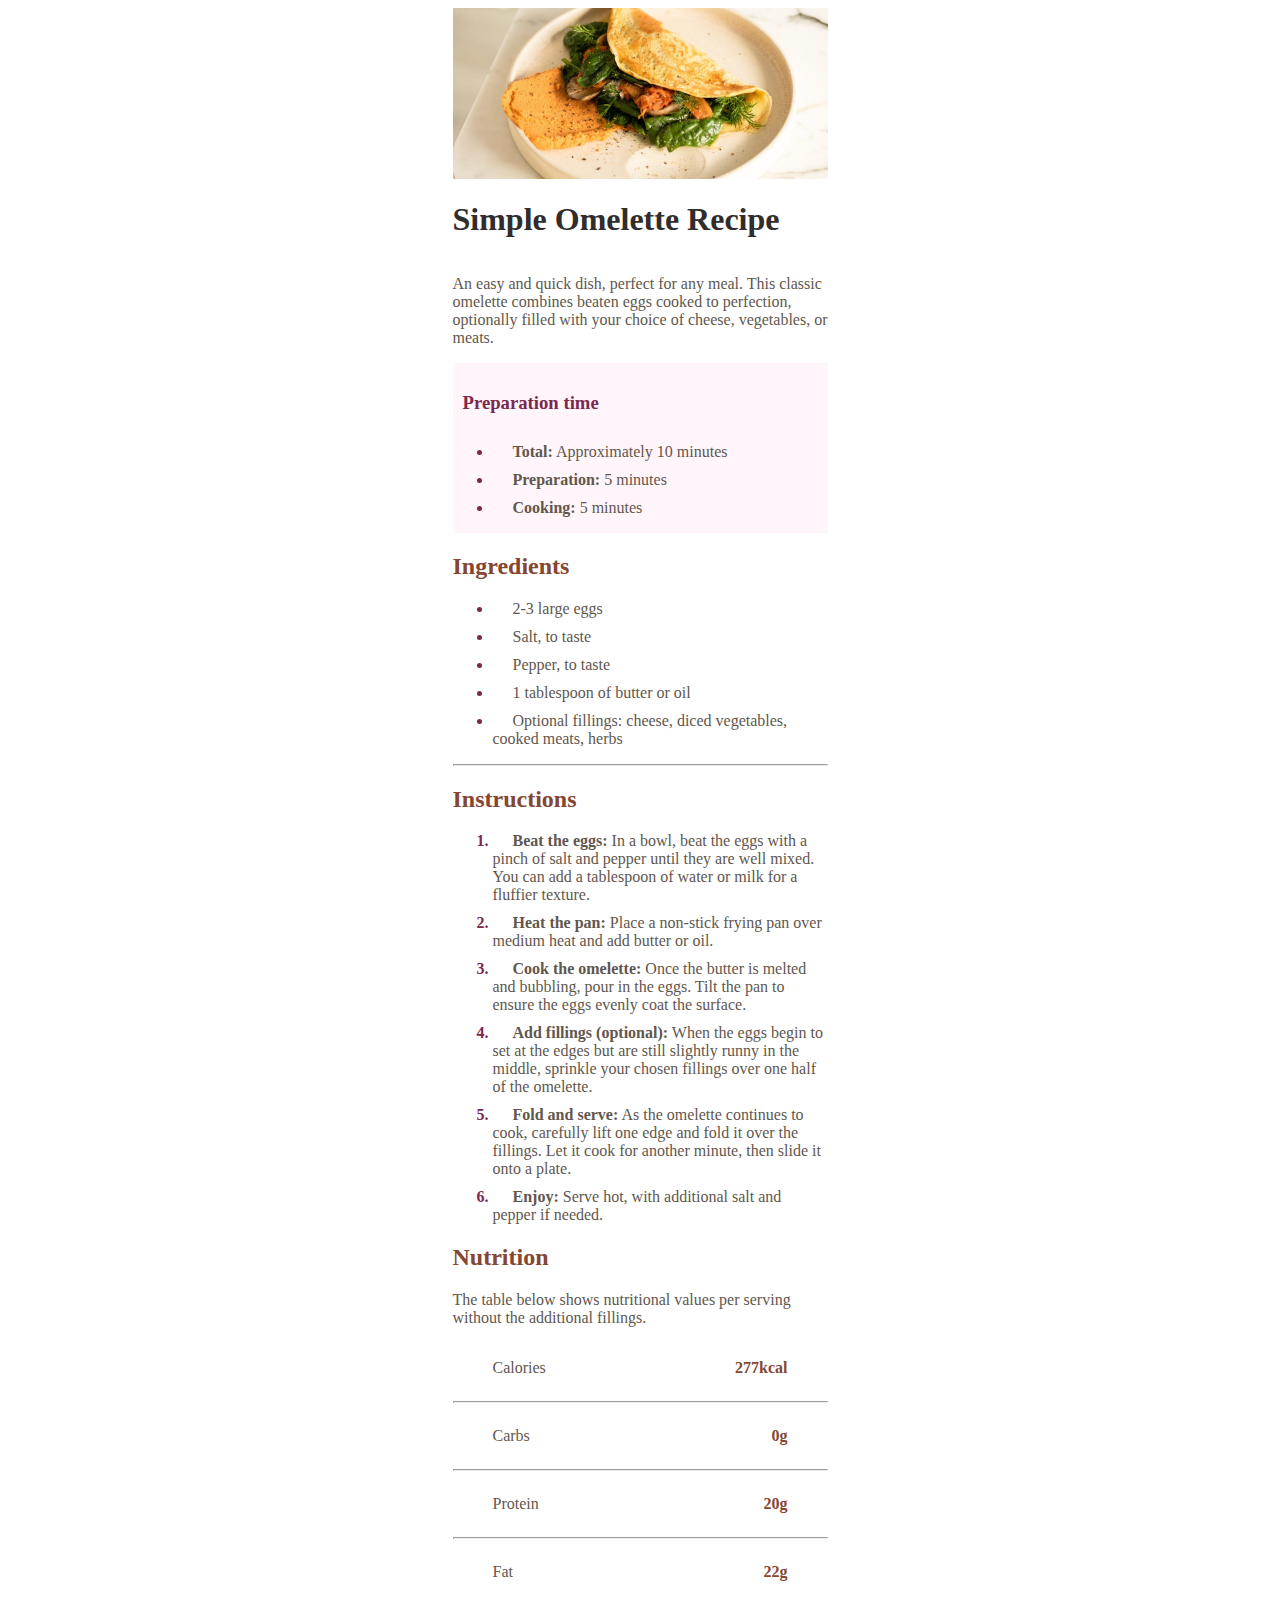
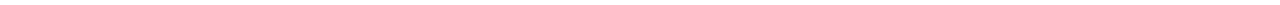
<file: recipe-page-main(flex)/index.html>
<!DOCTYPE html>
<html lang="en">
<head>
  <meta charset="UTF-8">
  <meta name="viewport" content="width=device-width, initial-scale=1.0">

  <link rel="icon" type="image/png" sizes="32x32" href="./assets/images/favicon-32x32.png">
  <link rel="stylesheet" href="./styles/style.css">
  
  <title>Frontend Mentor | Recipe page</title>

</head>
<body>
<div class="wrapper">
  <header class="header">
    <img src="./assets/images/image-omelette.jpeg" alt="omlet" />
    <h1>Simple Omelette Recipe</h1>
    <p>An easy and quick dish, perfect for any meal. This classic omelette combines beaten eggs cooked 
      to perfection, optionally filled with your choice of cheese, vegetables, or meats.</p>
      <div>
        <h3>Preparation time</h3>
        <ul>
          <li><span>Total:</span> Approximately 10 minutes</li>
          <li><span>Preparation:</span> 5 minutes</li>
          <li><span>Cooking:</span> 5 minutes</li>
        </ul>
      </div>
  </header>
  <section class="section ingredients">
   <h2>Ingredients</h2>
   <ul>
    <li>2-3 large eggs</li>
    <li>Salt, to taste</li>
    <li>Pepper, to taste</li>
    <li>1 tablespoon of butter or oil</li>
    <li>Optional fillings: cheese, diced vegetables, cooked meats, herbs</li>
   </ul>
  </section>
  <hr>
  <section class="section instruction">
    <h2>Instructions</h2>
    <ol>
      <li><span>Beat the eggs:</span> In a bowl, beat the eggs with a pinch of salt and pepper until they are well mixed. 
        You can add a tablespoon of water or milk for a fluffier texture.</li>
      <li><span>Heat the pan:</span> Place a non-stick frying pan over medium heat and add butter or oil.</li>
      <li><span>Cook the omelette:</span> Once the butter is melted and bubbling, pour in the eggs. Tilt the pan to ensure 
        the eggs evenly coat the surface.</li>
      <li><span>Add fillings (optional):</span> When the eggs begin to set at the edges but are still slightly runny in the 
        middle, sprinkle your chosen fillings over one half of the omelette.</li>
      <li><span>Fold and serve:</span> As the omelette continues to cook, carefully lift one edge and fold it over the 
        fillings. Let it cook for another minute, then slide it onto a plate.</li>
      <li><span>Enjoy:</span> Serve hot, with additional salt and pepper if needed.</li>
    </ol>
  </section>
  <section class="section nutrition">
    <h2>Nutrition</h2>
    <p>The table below shows nutritional values per serving without the additional fillings.</p>
    <div class="nutrition-container">
      <div class="nutrition-description">
        <p>Calories</p>
        <p class="value">277kcal</p>
      </div>
      <hr>
      <div class="nutrition-description">
        <p>Carbs</p>
        <p class="value">0g</p>
      </div>
      <hr>
      <div class="nutrition-description">
        <p>Protein</p>
        <p class="value">20g</p>
      </div>
      <hr>
      <div class="nutrition-description">
        <p>Fat</p>
        <p class="value">22g</p>
      </div>
    </div>
  </section>
</div>
</body>
</html>
</file>
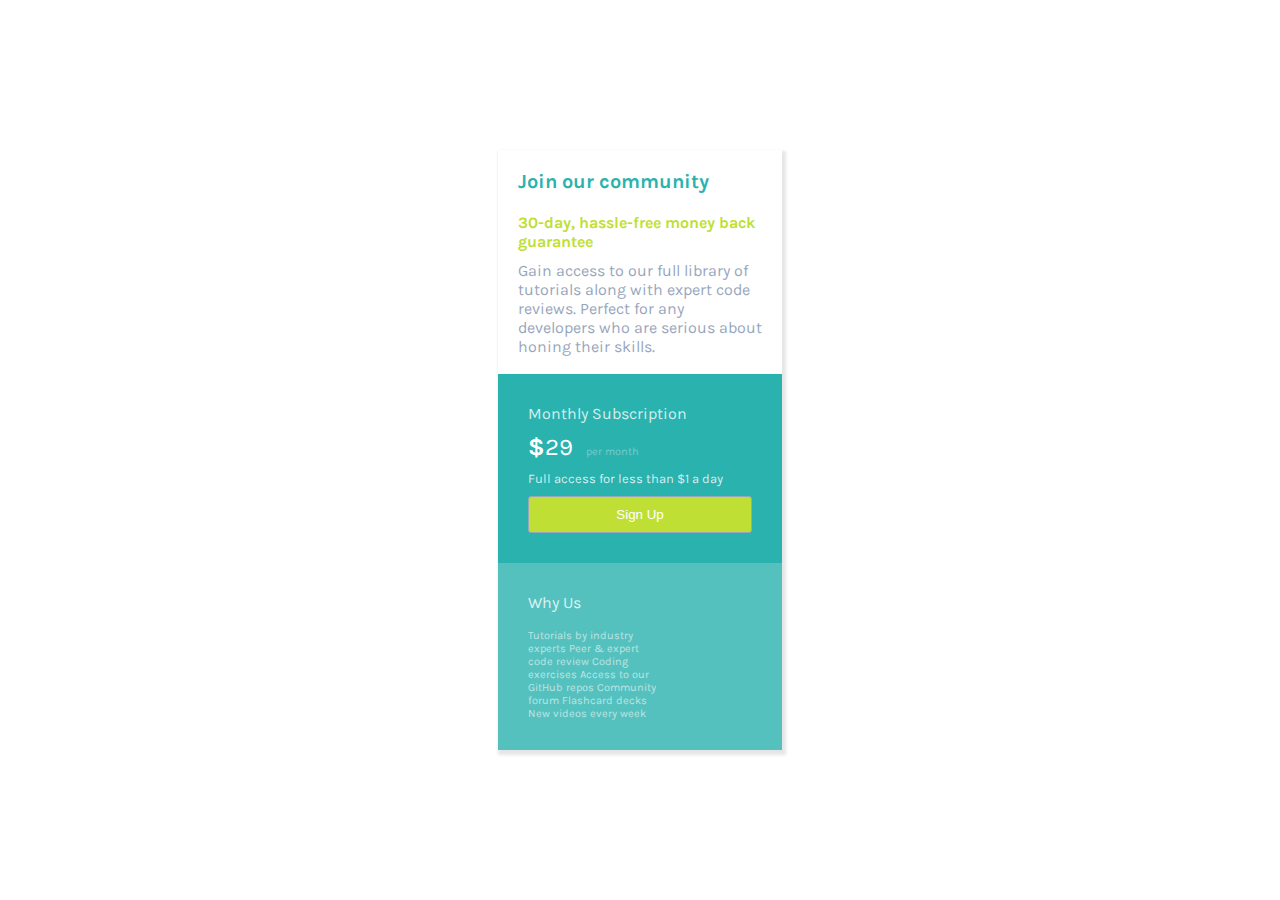
<file: single-price-grid-component-master(grid)/index.html>
<!DOCTYPE html>
<html lang="en">

<head>
  <meta charset="UTF-8">
  <meta name="viewport" content="width=device-width, initial-scale=1.0">

  <link rel="icon" type="image/png" sizes="32x32" href="./images/favicon-32x32.png">
  <link rel="preconnect" href="https://fonts.googleapis.com">
  <link rel="preconnect" href="https://fonts.gstatic.com" crossorigin>
  <link href="https://fonts.googleapis.com/css2?family=Karla:ital,wght@0,200..800;1,200..800&display=swap"
    rel="stylesheet">
  <link rel="stylesheet" href="./styles/style.css">

  <title>Frontend Mentor | Single Price Grid Component</title>

</head>

<body>
  <div class="wrapper">
    <article class="article">
      <div class="article-join-us">
        <a href="#" class="article-join-us-title">Join our community</a>
        <p>30-day, hassle-free money back guarantee</p>
        <p>Gain access to our full library of tutorials along with expert code reviews.
          Perfect for any developers who are serious about honing their skills.</p>
      </div>
      <div class="article-subscription">
        <p class="subsription-title">Monthly Subscription</p>
        <span><b>&dollar;</b>29</span>
        <p> Full access for less than &dollar;1 a day</p>
        <button class="sign-up">Sign Up</button>
      </div>
      <div class="article-why-us">
        <p class="article-why-us-title">Why Us</p>
        <p>Tutorials by industry experts
          Peer &amp; expert code review
          Coding exercises
          Access to our GitHub repos
          Community forum
          Flashcard decks
          New videos every week</p>
      </div>
    </article>
  </div>
</body>

</html>
</file>
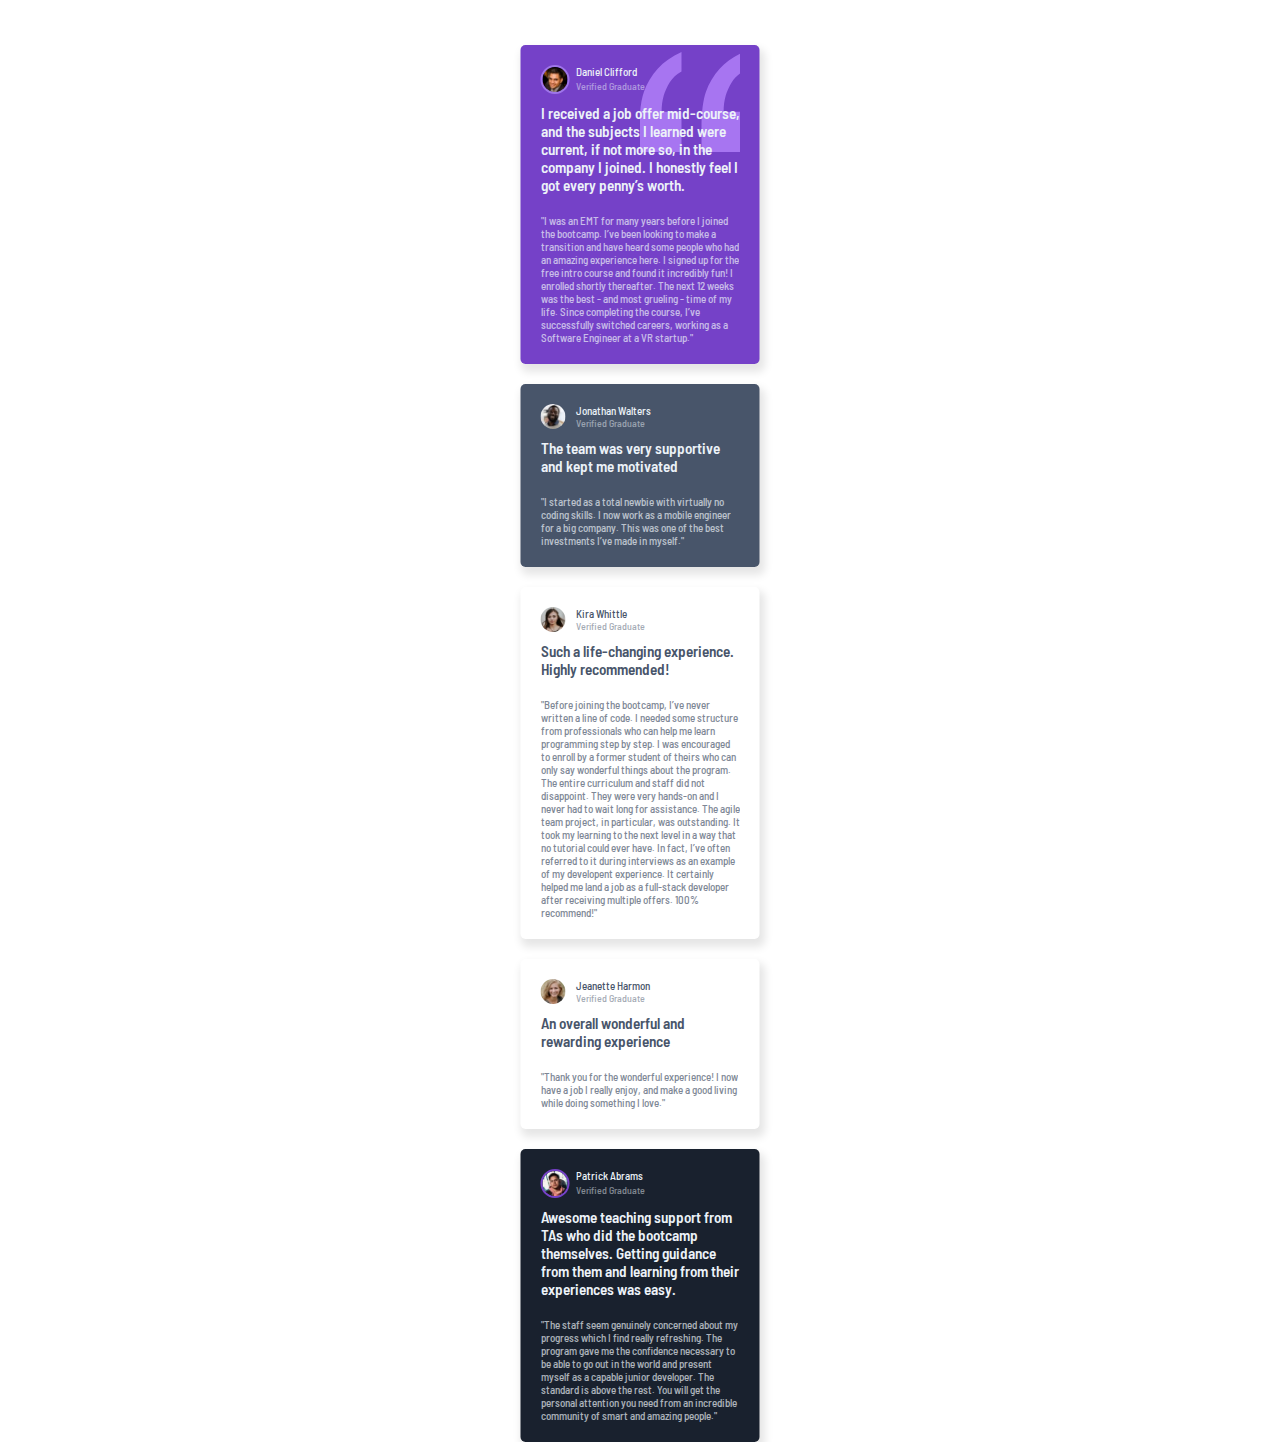
<file: testimonials-grid-section-main/index.html>
<!DOCTYPE html>
<html lang="en">

<head>
  <meta charset="UTF-8">
  <meta name="viewport" content="width=device-width, initial-scale=1.0">

  <link rel="icon" type="image/png" sizes="32x32" href="./images/favicon-32x32.png">
  <link rel="preconnect" href="https://fonts.googleapis.com">
  <link rel="preconnect" href="https://fonts.gstatic.com" crossorigin>
  <link href="https://fonts.googleapis.com/css2?family=Barlow+Semi+Condensed:wght@400;500;600&display=swap"
    rel="stylesheet">
  <link rel="stylesheet" href="./styles/style.css">

  <title>Frontend Mentor | [Challenge Name Here]</title>

</head>

<body>
  <div class="wrapper">
    <section class="section">
      <article class="article-first article">
        <div class="user-data">
          <img src="./images/image-daniel.jpg" alt="avatar" class="avatar">
          <p class="name">Daniel Clifford</p>
          <p class="verified">Verified Graduate</p>
        </div>
        <h3 class="title">I received a job offer mid-course, and the subjects I learned were current, if not more so,
          in the company I joined. I honestly feel I got every penny’s worth.</h3>
        <blockquote class="quote">"I was an EMT for many years before I joined the bootcamp. I’ve been looking to make a
          transition and have heard some people who had an amazing experience here. I signed up
          for the free intro course and found it incredibly fun! I enrolled shortly thereafter.
          The next 12 weeks was the best - and most grueling - time of my life. Since completing
          the course, I’ve successfully switched careers, working as a Software Engineer at a VR startup."</blockquote>
      </article>
      <article class="article-second article">
        <div class="user-data">
          <img src="./images/image-jonathan.jpg" alt="avatar" class="avatar">
          <p class="name">Jonathan Walters</p>
          <p class="verified">Verified Graduate</p>
        </div>
        <h3 class="title">The team was very supportive and kept me motivated</h3>
        <blockquote class="quote">"I started as a total newbie with virtually no coding skills. I now work as a mobile
          engineer for a big company. This was one of the best investments I’ve made in myself."</blockquote>
      </article>
      <article class="article-third article">
        <div class="user-data">
          <img src="./images/image-kira.jpg" alt="avatar" class="avatar">
          <p class="name">Kira Whittle</p>
          <p class="verified">Verified Graduate</p>
        </div>
        <h3 class="title">Such a life-changing experience. Highly recommended!</h3>
        <blockquote class="quote">"Before joining the bootcamp, I’ve never written a line of code. I needed some
          structure from professionals who can help me learn programming step by step. I was encouraged to enroll by a
          former student of theirs who can only say wonderful things about the program. The entire curriculum and staff
          did not disappoint. They were very hands-on and I never had to wait long for assistance. The agile team
          project, in particular, was outstanding. It took my learning to the next level in a way that no tutorial
          could ever have. In fact, I’ve often referred to it during interviews as an example of my developent
          experience. It certainly helped me land a job as a full-stack developer after receiving multiple offers.
          100% recommend!"</blockquote>
      </article>
      <article class="article-fourth article">
        <div class="user-data">
          <img src="./images/image-jeanette.jpg" alt="avatar" class="avatar">
          <p class="name">Jeanette Harmon</p>
          <p class="verified">Verified Graduate</p>
        </div>
        <h3 class="title">An overall wonderful and rewarding experience</h3>
        <blockquote class="quote">"Thank you for the wonderful experience! I now have a job I really enjoy, and make a
          good living while doing something I love."</blockquote>
      </article>
      <article class="article-fifth article">
        <div class="user-data">
          <img src="./images/image-patrick.jpg" alt="avatar" class="avatar">
          <p class="name">Patrick Abrams</p>
          <p class="verified">Verified Graduate</p>
        </div>
        <h3 class="title">Awesome teaching support from TAs who did the bootcamp themselves. Getting guidance from them
          and
          learning from their experiences was easy.</h3>
        <blockquote class="quote">"The staff seem genuinely concerned about my progress which I find really refreshing.
          The program gave me the confidence necessary to be able to go out in the world and present myself as a capable
          junior developer. The standard is above the rest. You will get the personal attention you need from
          an incredible community of smart and amazing people."</blockquote>
      </article>
    </section>
  </div>
</body>

</html>
</file>
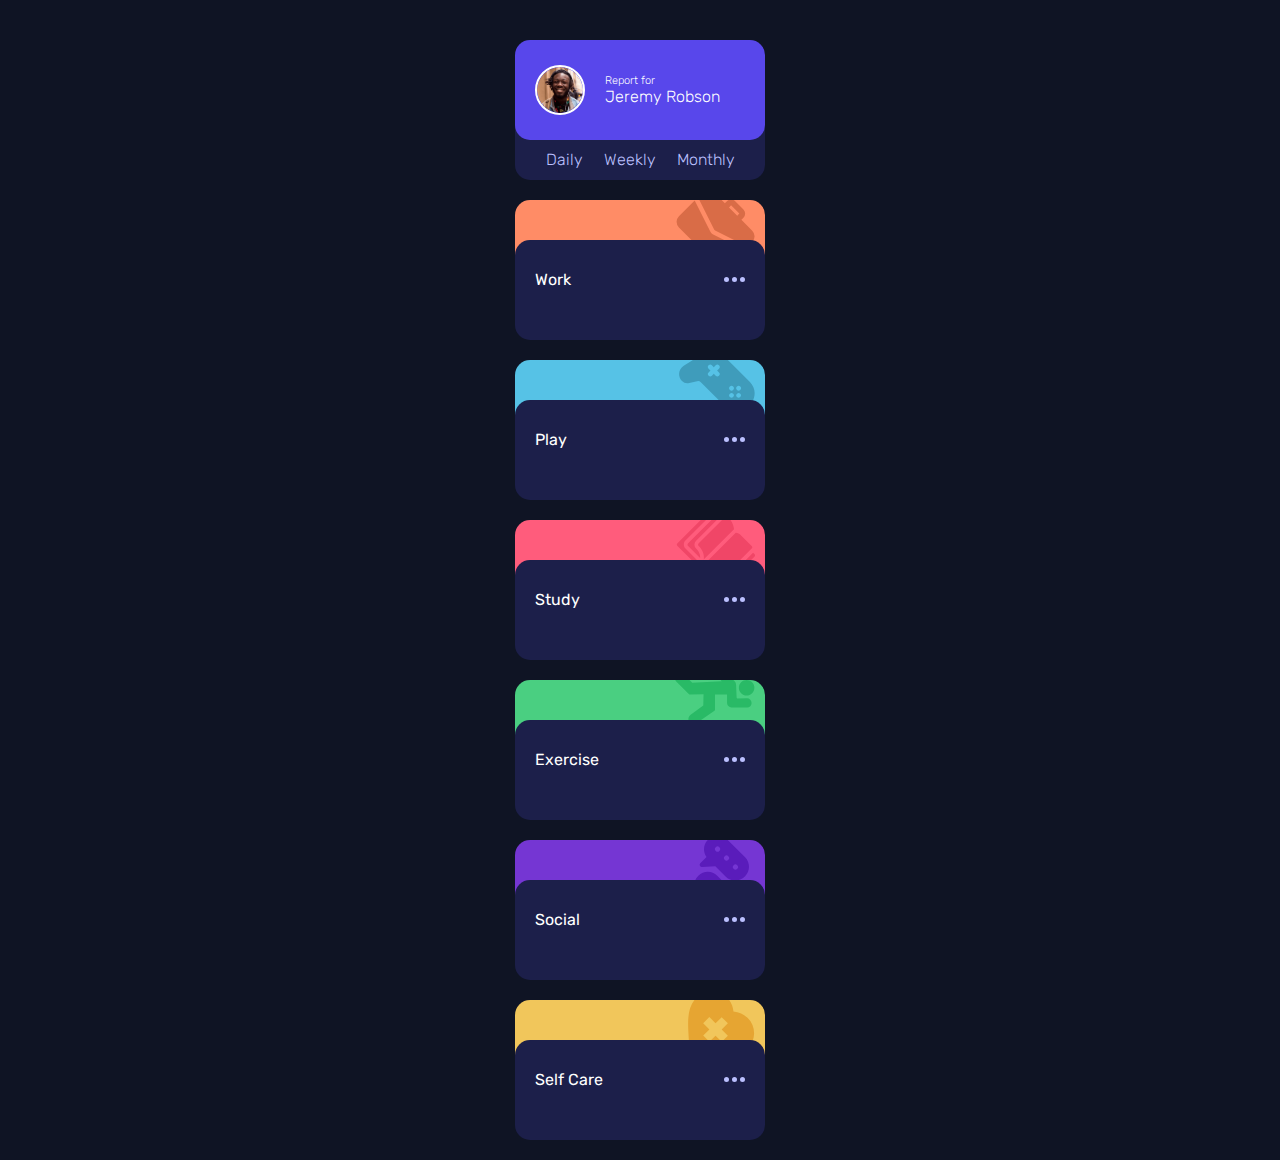
<file: time-tracking-dashboard-main(js)/index.html>
<!DOCTYPE html>
<html lang="en">
<head>
  <meta charset="UTF-8">
  <meta name="viewport" content="width=device-width, initial-scale=1.0">

  <link rel="icon" type="image/png" sizes="32x32" href="./images/favicon-32x32.png">
  <link rel="preconnect" href="https://fonts.googleapis.com">
  <link rel="preconnect" href="https://fonts.gstatic.com" crossorigin>
  <link href="https://fonts.googleapis.com/css2?family=Rubik:ital,wght@0,300..900;1,300..900&display=swap"
    rel="stylesheet">
  <link rel="stylesheet" href="./styles/style.css">

  <title>Frontend Mentor | Time tracking dashboard</title>

</head>
<body>
  <div class="wrapper">
    <main class="main">
      <article class="user-card article">
        <div class="user-card-avatar">
          <img src="./images/image-jeremy.png" alt="avatar">
          <div class="name">
            <p>Report for</p>
            <p>Jeremy Robson</p>
          </div>
        </div>
        <div class="period-time">
          <nav class="nav">
            <ul>
              <li><a class="daily" href="#">Daily</a></li>
              <li><a class="weekly" href="#">Weekly</a></li>
              <li><a class="monthly" href="#">Monthly</a></li>
            </ul>
          </nav>
        </div>
      </article>
      <article class="work-card article">
        <div class="background-image">
          <svg width="79" height="79" xmlns="http://www.w3.org/2000/svg">
            <path
              d="m18.687 10.43 15.464 30.906c.31.682.743 1.322 1.3 1.88.558.557 1.198.99 1.714 1.217L68.237 59.98 52.484 75.732a8.025 8.025 0 0 1-11.355 0L2.934 37.538a8.025 8.025 0 0 1 0-11.356L18.687 10.43Zm19.345-7.99 10.839 10.838 2.065-2.064a5.845 5.845 0 0 1 8.258 0l8.258 8.259a5.845 5.845 0 0 1 0 8.258l-2.064 2.064 10.839 10.84a8.025 8.025 0 0 1 0 11.355l-4.728 4.728L39.126 40.53a1.963 1.963 0 0 1-.578-.413 1.963 1.963 0 0 1-.413-.578L21.95 7.168l4.728-4.728a8.025 8.025 0 0 1 11.355 0Zm17.033 12.903-2.064 2.065 8.258 8.258 2.064-2.064-8.258-8.259Z"
              fill="#D96C47" fill-rule="nonzero" />
          </svg>
        </div>
        <div class="date-info">
          <div class="date-info-top">
            <p>Work</p>
            <svg width="21" height="5" xmlns="http://www.w3.org/2000/svg">
              <path
                d="M2.5 0a2.5 2.5 0 1 1 0 5 2.5 2.5 0 0 1 0-5Zm8 0a2.5 2.5 0 1 1 0 5 2.5 2.5 0 0 1 0-5Zm8 0a2.5 2.5 0 1 1 0 5 2.5 2.5 0 0 1 0-5Z"
                fill="#BBC0FF" fill-rule="evenodd" />
            </svg>
          </div>
          <div class="date-info-bottom">
            <p class="current-time"></p>
            <p class="previous-time"></p>
          </div>
        </div>
      </article>
      <article class="play-card article">
        <div class="background-image">
          <svg width="76" height="77" xmlns="http://www.w3.org/2000/svg">
            <path
              d="m60.91 71.846 12.314-19.892c3.317-5.36 3.78-13.818-2.31-19.908l-26.36-26.36c-4.457-4.457-12.586-6.843-19.908-2.31L4.753 15.69c-5.4 3.343-6.275 10.854-1.779 15.35a7.773 7.773 0 0 0 7.346 2.035l7.783-1.945a3.947 3.947 0 0 1 3.731 1.033l22.602 22.602c.97.97 1.367 2.4 1.033 3.732l-1.945 7.782a7.775 7.775 0 0 0 2.037 7.349c4.49 4.49 12.003 3.624 15.349-1.782Zm-24.227-46.12-1.891-1.892-1.892 1.892a2.342 2.342 0 0 1-3.312-3.312l1.892-1.892-1.892-1.891a2.342 2.342 0 0 1 3.312-3.312l1.892 1.891 1.891-1.891a2.342 2.342 0 0 1 3.312 3.312l-1.891 1.891 1.891 1.892a2.342 2.342 0 0 1-3.312 3.312Zm14.19 14.19a2.343 2.343 0 1 1 3.315-3.312 2.343 2.343 0 0 1-3.314 3.312Zm0 7.096a2.343 2.343 0 0 1 3.313-3.312 2.343 2.343 0 0 1-3.312 3.312Zm7.096-7.095a2.343 2.343 0 1 1 3.312 0 2.343 2.343 0 0 1-3.312 0Zm0 7.095a2.343 2.343 0 0 1 3.312-3.312 2.343 2.343 0 0 1-3.312 3.312Z"
              fill="#3F9CBB" fill-rule="nonzero" />
          </svg>
        </div>
        <div class="date-info">
          <div class="date-info-top">
            <p>Play</p>
            <svg width="21" height="5" xmlns="http://www.w3.org/2000/svg">
              <path
                d="M2.5 0a2.5 2.5 0 1 1 0 5 2.5 2.5 0 0 1 0-5Zm8 0a2.5 2.5 0 1 1 0 5 2.5 2.5 0 0 1 0-5Zm8 0a2.5 2.5 0 1 1 0 5 2.5 2.5 0 0 1 0-5Z"
                fill="#BBC0FF" fill-rule="evenodd" />
            </svg>
          </div>
          <div class="date-info-bottom">
            <p class="current-time"></p>
            <p class="previous-time"></p>
          </div>
        </div>
      </article>
      <article class="study-card article">
        <div class="background-image">
          <svg width="79" height="79" xmlns="http://www.w3.org/2000/svg">
            <path
              d="M33.227 1.495a1.87 1.87 0 0 1 2.646 0l1.323 1.323-27.78 27.78c-2.189 2.189-2.1 5.837.088 8.026l12.132 12.132a5.624 5.624 0 0 0 1.096 6.388 5.624 5.624 0 0 0 6.389 1.097l12.132 12.132c2.188 2.188 5.837 2.276 8.025.088l27.78-27.78 1.323 1.322a1.87 1.87 0 0 1 0 2.646L46.632 78.4a1.87 1.87 0 0 1-2.645 0L29.12 63.531a5.624 5.624 0 0 1-6.389-1.097l-5.291-5.291a5.624 5.624 0 0 1-1.097-6.388L1.478 35.89a1.87 1.87 0 0 1 0-2.646ZM59.74 22.783c1.948.27 3.83 1.117 5.325 2.612l10.583 10.583a1.87 1.87 0 0 1 0 2.646L46.544 67.727a1.87 1.87 0 0 1-2.646 0L30.67 54.498a1.872 1.872 0 0 0-2.646 0ZM49.19 6.875a1.87 1.87 0 0 1 2.647 0c4.489 4.489 5.877 8.98 6.178 12.342L27.67 49.56c.349-1.527 1.181-7.463-4.938-13.582a1.87 1.87 0 0 1 0-2.646Zm-7.936-2.646a1.87 1.87 0 0 1 2.645 0l1.323 1.323-25.134 25.134a5.619 5.619 0 0 0 0 7.938c4.005 4.005 4.2 7.696 4.043 9.335L12.15 35.978a1.87 1.87 0 0 1 0-2.646Z"
              fill="#F04667" fill-rule="nonzero" />
          </svg>
        </div>
        <div class="date-info">
          <div class="date-info-top">
            <p>Study</p>
            <svg width="21" height="5" xmlns="http://www.w3.org/2000/svg">
              <path
                d="M2.5 0a2.5 2.5 0 1 1 0 5 2.5 2.5 0 0 1 0-5Zm8 0a2.5 2.5 0 1 1 0 5 2.5 2.5 0 0 1 0-5Zm8 0a2.5 2.5 0 1 1 0 5 2.5 2.5 0 0 1 0-5Z"
                fill="#BBC0FF" fill-rule="evenodd" />
            </svg>
          </div>
          <div class="date-info-bottom">
            <p class="current-time"></p>
            <p class="previous-time"></p>
          </div>
        </div>
      </article>
      <article class="exercise-card article">
        <div class="background-image">
          <svg width="81" height="55" xmlns="http://www.w3.org/2000/svg">
            <path
              d="m33.357.579 16.447.426c.33.009.645.144.88.38l9.953 9.953a4.946 4.946 0 0 1 1.451 3.311l.514 12.87c.02.503.433.895.937.894l9.595-.05a4.438 4.438 0 0 1 4.437 4.43v.26c0 1.164-.453 2.259-1.277 3.082a4.334 4.334 0 0 1-3.083 1.277h-15.77c-2.347 0-4.393-2.045-4.393-4.393l-.001-8.405-12.05-.009.01 15.17c.001.426-.21.826-.56 1.067l-18.098 12.41c-1.363.849-2.958 1.033-4.426.537a5.147 5.147 0 0 1-1.994-1.237 5.247 5.247 0 0 1-1.193-1.85c-.875-2.293.074-4.934 2.256-6.277l12.303-8.973.252-11.28-13.556.442a1.291 1.291 0 0 1-.957-.377L2.237 11.439c-1-.999-1.55-2.38-1.513-3.792a5.124 5.124 0 0 1 1.714-3.71c2.042-1.84 5.234-1.688 7.267.345l8.576 8.576 29.444-1.635-2.133-2.133-12.263.347a4.434 4.434 0 0 1-3.294-1.28l-.016-.015a4.409 4.409 0 0 1-1.294-3.307c.08-2.347 2.16-4.255 4.632-4.256Zm33.78 11.774c3.025-3.025 7.945-3.025 10.97 0 3.024 3.025 3.024 7.944 0 10.97-3.025 3.024-7.945 3.024-10.97 0-3.024-3.026-3.025-7.945 0-10.97Z"
              fill="#29BA66" fill-rule="nonzero" />
          </svg>
        </div>
        <div class="date-info">
          <div class="date-info-top">
            <p>Exercise</p>
            <svg width="21" height="5" xmlns="http://www.w3.org/2000/svg">
              <path
                d="M2.5 0a2.5 2.5 0 1 1 0 5 2.5 2.5 0 0 1 0-5Zm8 0a2.5 2.5 0 1 1 0 5 2.5 2.5 0 0 1 0-5Zm8 0a2.5 2.5 0 1 1 0 5 2.5 2.5 0 0 1 0-5Z"
                fill="#BBC0FF" fill-rule="evenodd" />
            </svg>
          </div>
          <div class="date-info-bottom">
            <p class="current-time"></p>
            <p class="previous-time"></p>
          </div>
        </div>
      </article>
      <article class="social-card article">
        <div class="background-image">
          <svg width="75" height="100" xmlns="http://www.w3.org/2000/svg">
            <g fill="#5A1CBB" fill-rule="nonzero">
              <path
                d="M45.834 46.627c4.78 4.78 13.1 5.754 19.257-.403 5.2-5.199 5.198-13.657 0-18.855L47.151 9.428C42.335 4.614 34.02 3.7 27.892 9.83c-4.701 4.7-5.151 12.066-1.352 17.277l-6.265 6.265c-1.339 1.339-.317 3.644 1.585 3.533l13.474-.777 10.499 10.499Zm11.404-11.483a2.567 2.567 0 1 1-3.629 3.631 2.567 2.567 0 0 1 3.63-3.631ZM35.745 20.909a2.567 2.567 0 1 1 3.63-3.629 2.567 2.567 0 0 1-3.63 3.63Zm12.562 5.303a2.567 2.567 0 1 1-3.63 3.63 2.567 2.567 0 0 1 3.63-3.63ZM55.16 63.698 37.219 45.756c-5.198-5.197-13.658-5.197-18.857.001-6.072 6.073-5.26 14.4-.402 19.258l10.499 10.5-.777 13.473c-.11 1.886 2.186 2.931 3.533 1.584l6.265-6.265c5.212 3.8 12.577 3.349 17.277-1.352 6.06-6.059 5.274-14.386.403-19.257ZM25.813 57.24a2.567 2.567 0 1 1 3.63-3.631 2.567 2.567 0 0 1-3.63 3.63Zm8.932 8.931a2.567 2.567 0 1 1 3.63-3.629 2.567 2.567 0 0 1-3.63 3.63Zm8.932 8.933a2.567 2.567 0 1 1 3.63-3.631 2.567 2.567 0 0 1-3.63 3.63Z" />
            </g>
          </svg>
        </div>
        <div class="date-info">
          <div class="date-info-top">
            <p>Social</p>
            <svg width="21" height="5" xmlns="http://www.w3.org/2000/svg">
              <path
                d="M2.5 0a2.5 2.5 0 1 1 0 5 2.5 2.5 0 0 1 0-5Zm8 0a2.5 2.5 0 1 1 0 5 2.5 2.5 0 0 1 0-5Zm8 0a2.5 2.5 0 1 1 0 5 2.5 2.5 0 0 1 0-5Z"
                fill="#BBC0FF" fill-rule="evenodd" />
            </svg>
          </div>
          <div class="date-info-bottom">
            <p class="current-time"></p>
            <p class="previous-time"></p>
          </div>
        </div>
      </article>
      <article class="self-care-card article">
        <div class="background-image">
          <svg width="67" height="67" xmlns="http://www.w3.org/2000/svg">
            <path
              d="M.918 50.848c.114 1.723.232 3.5.346 5.336l.003.038.448 6.038c.06.81.412 1.536.951 2.075.54.54 1.266.892 2.075.952l6.038.447.038.003c12.086.755 21.237 1.231 28.95.484 9.007-.873 15.369-3.445 20.02-8.096 8.413-8.413 8.398-21.609-.034-30.041-3.79-3.79-8.959-6.11-14.31-6.526-.415-5.352-2.736-10.52-6.526-14.31C30.484-1.185 17.288-1.2 8.875 7.214-1.295 17.384-.415 30.697.918 50.848ZM21.36 27.122l6.172 6.173 6.16-6.159 6.172 6.173-6.16 6.158 6.173 6.173-6.158 6.158-6.173-6.172-6.158 6.158-6.173-6.172 6.159-6.159-6.173-6.172 6.16-6.159Z"
              fill="#E6A532" fill-rule="nonzero" />
          </svg>
        </div>
        <div class="date-info">
          <div class="date-info-top">
            <p>Self Care</p>
            <svg width="21" height="5" xmlns="http://www.w3.org/2000/svg">
              <path
                d="M2.5 0a2.5 2.5 0 1 1 0 5 2.5 2.5 0 0 1 0-5Zm8 0a2.5 2.5 0 1 1 0 5 2.5 2.5 0 0 1 0-5Zm8 0a2.5 2.5 0 1 1 0 5 2.5 2.5 0 0 1 0-5Z"
                fill="#BBC0FF" fill-rule="evenodd" />
            </svg>
          </div>
          <div class="date-info-bottom">
            <p class="current-time"></p>
            <p class="previous-time"></p>
          </div>
        </div>
      </article>
    </main>
  </div>
  <script src="script.js"></script>
</body>
</html>
</file>
<file: huddle-landing-page-with-alternating-feature-blocks-master(flex)/styles/styles.css>
:root {
    --primary: hsl(322, 100%, 66%);
    --primary-light: hsla(322, 100%, 66%, .7);
    --neutralVeryPaleCyan: hsl(193, 100%, 96%);
    --VeryDarkCyan: hsl(192, 100%, 9%);
    --VeryDarkCyan-light: hsla(192, 100%, 9%, .7);
    --GrayishBlue: hsl(208, 11%, 55%);
}

*,
*::before,
*::after {
    box-sizing: border-box;
    border: 0;
    padding: 0;
    margin: 0;
}

.title {
    font-family: "Poppins", sans-serif;
    font-weight: 600;
    font-size: 18px;
    color: var(--VeryDarkCyan);
}

.description {
    font-family: "Open Sans", sans-serif;
    font-weight: 400;
    font-size: 10px;
    color: var(--GrayishBlue);
}

.header-container .description {
    color: var(--VeryDarkCyan);
}

.button,
.footer-nav {
    font-weight: 400;
}

.button {
    font-size: 10px;
    color: var(--GrayishBlue);
}


.wrapper {
    display: flex;
    flex-direction: column;
}

.header {
    flex-grow: 1;
    padding: 30px;
    background: url(../images/bg-hero-desktop.svg);
    background-color: var(--neutralVeryPaleCyan);
}

.navigation {
    display: flex;
    justify-content: space-between;
}

.logo {
    width: 130px;
}

.try-it {
    font-weight: 700;
    padding: 8px 35px;
    background-color: white;
    border-radius: 20px;
    box-shadow: 0 0 9px rgba(223, 221, 221, 0.9);
    color: var(--VeryDarkCyan);
}

.try-it:hover {
    color: var(--VeryDarkCyan-light);
}

.header-container {
    display: flex;
    margin-top: 30px;
    justify-content: space-around;
}

.header-illustration-mockups {
    width: 370px;
    height: 290px;
    position: relative;
    top: 10px;
    left: 20px;
}


.header .title,
.header .description {
    padding: 0;
}

.header-left-area {
    align-self: center;
    width: 275px;
}

.header .description {
    margin-top: 20px;
}

.get-started {
    background-color: var(--primary);
    color: white;
    margin-top: 20px;
    padding: 13px 40px;
    border-radius: 20px;
}

.get-started:hover {
    background-color: var(--primary-light);
}

.main {
    display: flex;
    flex-direction: column;
}

.section {
    justify-content: space-between;
    align-self: center;
    display: flex;
    width: 80%;
    margin-top: 20px;
    padding: 20px 40px;
    border-radius: 10px;
    box-shadow: 0 0 9px rgba(223, 221, 221, 0.9);
}

.section:nth-child(1) {
    margin-top: 100px;
}

.section:nth-child(2) {
    flex-direction: row-reverse;
}

.section-left-area {
    flex-basis: 300px;
    align-self: center;
    padding-left: 30px;
}

.section .description {
    margin-top: 15px;
}

.img {
    width: 250px;
    height: 200px;
}

.section:nth-child(4) {
    width: 400px;
    flex-direction: column;
    padding: 30px 40px;
    position: relative;
    top: 60px;
    background-color: white;
}

.section:nth-child(4) .title {
    align-self: center;
}

.section:nth-child(4) .button {
    padding: 15px 50px;
    align-self: center;
    font-weight: 700;
}

.footer {
    display: flex;
    flex-direction: column;
    flex-grow: 1;
    background-color: var(--VeryDarkCyan);
    color: rgba(255, 255, 255, .7);
    padding: 60px 20px 10px 40px;
}

.footer-container {
    display: flex;
    justify-content: space-around;
    margin-top: 20px;
}

.footer-contact {
    flex-basis: 300px;
    position: relative;
    padding-left: 25px;
}

.footer-gap {
    margin-bottom: 20px;
}

.footer-text::before {
    content: '';
    position: absolute;
    color: white;
    left: 0;
    top: 6%;
    transform: translateY(-50%);
    width: 15px;
    height: 15px;
    background: url("../images/icon-location.svg") no-repeat center center;
    background-size: contain;
}

.footer-phone::before {
    content: '';
    position: absolute;
    color: white;
    left: 0;
    top: 61%;
    transform: translateY(-50%);
    width: 15px;
    height: 15px;
    background: url("../images/icon-phone.svg") no-repeat center center;
    background-size: contain;
}

.footer-mail::before {
    content: '';
    position: absolute;
    color: white;
    left: 0;
    top: 83%;
    transform: translateY(-50%);
    width: 15px;
    height: 15px;
    background: url("../images/icon-email.svg") no-repeat center center;
    background-size: contain;
}

.footer-nav {
    display: flex;
    justify-content: space-between;
    gap: 90px;
}

.footer-nav li {
    margin-bottom: 15px;
}

.footer-nav li a {
    color: rgba(255, 255, 255, .7);
    text-decoration: none;
}

.footer-nav li a:hover {
    text-decoration: underline;
}

.footer-social {
    flex-basis: 100px;
}

.footer-social ul {
    display: flex;
    justify-content: space-between;

}

.icon-container {
    display: flex;
    justify-content: space-around;
    gap: 10px;
}

.icon {
    padding: 8px;
    fill: rgba(255, 255, 255, .7);
    border: 1px solid rgba(255, 255, 255, .7);
    border-radius: 50%;
}

li {
    list-style: none;
}

.copyright {
    align-self: flex-end;
    font-size: 10px;
    padding: 0 30px 20px 0;
}

@media screen and (max-width: 700px) {

    .footer-container,
    .header-container {
        flex-wrap: wrap;
    }

    .footer-container,
    .footer-nav {
        flex-direction: column;
    }

    .footer-contact {
        flex-basis: 0;
    }

    .footer-nav {
        gap: 0;
        margin-top: 10px;
    }

    .icon {
        width: 30px;
        height: 30px;
        padding: 3px;
    }

    .icon-container {
        justify-content: center;
    }

    .copyright {
        align-self: center;
        padding: 0 0 20px 0;
    }

    .svg-logo {
        margin-top: 40px;
    }

    .footer-social {
        align-items: center;
    }
}
</file>
<file: recipe-page-main(flex)/styles/style.css>
* {
    font-family: Young, Outfit Serif;
}

:root {
    --white: hsl(0, 0%, 100%);

    --stone-100: hsl(30, 54%, 90%);

    --stone-150: hsl(30, 18%, 87%);

    --stone-600: hsl(30, 10%, 34%);

    --stone-900: hsl(24, 5%, 18%);

    --brown-800: hsl(14, 45%, 36%);

    --rose-800: hsl(332, 51%, 32%);

    --rose-50: hsl(330, 100%, 98%);
}

.wrapper {
    min-height: 100vh;
    min-width: 320px;
    max-width: 375px;
    margin: 0 auto;
    background-color: var(--white);
}



header {
    display: flex;
    flex-direction: column;
}

p,
li {
    font-size: 16px;
    font-weight: 400;
    color: var(--stone-600);
}

li {
    text-indent: 20px;
    margin: 10px 0;
}

h1 {
    font-family: Outfit;
    font-weight: 700;
    color: var(--stone-900);
}

h2 {
    color: var(--brown-800);
    font-weight: 600;
}

h3 {
    color: var(--rose-800);
    padding: 10px;
}


header div {
    background: var(--rose-50);
}

div li::marker {
    color: var(--rose-800);
}

.value,
li::marker {
    color: var(--brown-800);
}

ol li::marker,
.value {
    font-weight: 600;
}

span {
    color: var(--stone-600);
    font-weight: 600;
}

.nutrition-description {
    display: flex;
    justify-content: space-between;
    padding: 0 40px;
}

@media screen and (min-width: 1440px) {
    body {
        background-color: var(--stone-100);
        padding: 50px;
    }

    main {
        padding: 20px;
        border-radius: 10px;
    }

    img {
        border-radius: 10px;
    }

    .value {
        padding-right: 40px;
    }

}
</file>
<file: single-price-grid-component-master(grid)/styles/style.css>
* {
    margin: 0;
    padding: 0;
    box-sizing: border-box;
}

:root {
    --CyanPrimary: hsl(179, 62%, 43%);
    --BrightYellowPrimary: hsl(71, 73%, 54%);
    --LightGrayNeutral: hsl(204, 43%, 93%);
    --GrayishBlueNeutral: hsl(218, 22%, 67%);
    --Primary: hsl(228, 45%, 44%);
}

/* Mobile: 375px
min: 320px
Desktop: 1440px */
body {
    font-family: "Karla", sans-serif;
    font-size: 16px;
}

.wrapper {
    position: absolute;
    left: 50%;
    top: 50%;
    transform: translate(-50%, -50%);
}

.article {
    display: grid;
    grid-template-columns: repeat(2, 284px);
    grid-auto-rows: minmax(150px, auto);
    height: 340px;
    box-shadow: 2px 3px 3px 2px rgba(0, 0, 0, .1);
    justify-content: center;
    grid-template-areas:
        "join-us join-us"
        "subscription why-us";

}

.article-join-us {
    grid-area: join-us;
    padding: 20px;
}

.article-join-us-title {
    color: var(--CyanPrimary);
    font-weight: 700;
    font-size: 20px;
    text-decoration: none;
}

.article-join-us-title+p {
    color: var(--BrightYellowPrimary);
    font-weight: 700;
    margin: 20px 0 10px;
}

.article-join-us p:nth-of-type(2) {
    color: var(--GrayishBlueNeutral);
}

.article-subscription {
    grid-area: subscription;
    background-color: var(--CyanPrimary);
    color: rgba(255, 255, 255, .8);
    padding: 30px;
}

.subsription-title,
.article-why-us-title {
    margin-bottom: 10px;
}

.article-subscription span {
    font-size: 24px;
    color: white;
}

.article-subscription span::after {
    content: " per month";
    color: var(--LightGrayNeutral);
    opacity: .4;
    font-size: 11px;
    margin-left: 10px;
}

.article-subscription p:nth-of-type(2) {
    margin: 10px 0;
    font-size: 13px;
}

.article-subscription button {
    background-color: var(--BrightYellowPrimary);
    padding: 10px 0;
    width: 100%;
    color: white;
    border: 1px solid var(--GrayishBlueNeutral);
    border-radius: 3px;
}


.article-why-us {
    grid-area: why-us;
    background-color: var(--CyanPrimary);
    opacity: .8;
    padding: 30px;
}

.article-why-us-title {
    color: white;
    opacity: .8;
}

.article-why-us p:nth-of-type(2) {
    color: white;
    opacity: .6;
    font-size: 11px;
    width: 59%;
    margin-top: 17px;
}

@media screen and (max-width: 1440px) {
    .article {
        grid-template-columns: 284px;
        height: 600px;
        grid-template-areas:
            "join-us"
            "subscription"
            "why-us";

    }
}
</file>
<file: testimonials-grid-section-main/styles/style.css>
* {
    margin: 0;
    padding: 0;
}

:root {
    --ModerateViolet: hsl(263, 55%, 52%);
    --LightViolet: hsl(261, 73%, 69%);
    --VeryDarkGrayishBlue: hsl(217, 19%, 35%);
    --VeryDarkBlackishBlue: hsl(219, 29%, 14%);
    --White: hsl(0, 0%, 100%);
    --LightGray: hsl(0, 0%, 81%);
    --LightGrayishBlue: hsl(210, 46%, 95%);
}

body {
    font-size: 13px;
    font-family: "Barlow Semi Condensed", sans-serif;
    font-weight: 500;
}

.wrapper {
    position: absolute;
    left: 50%;
    top: 50%;
    transform: translate(-50%, -50%);
}

.section {
    display: grid;
    grid-template-columns: repeat(4, 200px);
    grid-template-rows: repeat(2, 225px);
    gap: 20px;
}

.article-first {
    grid-column: 1/3;
    grid-row: 1/2;
    background-color: var(--ModerateViolet);
}

.article-second {
    grid-column: 3/4;
    grid-row: 1/2;
    background-color: var(--VeryDarkGrayishBlue);
}

.article-third {
    grid-column: 4/5;
    grid-row: 1/3;
    background-color: var(--White);
}

.article-fourth {
    grid-column: 1/2;
    grid-row: 2/3;
    background-color: var(--White);
}

.article-fifth {
    grid-column: 2/4;
    grid-row: 2/3;
    background-color: var(--VeryDarkBlackishBlue);
}

.article {
    padding: 20px;
    border-radius: 5px;
    box-shadow: 3px 6px 8px 2px rgba(0, 0, 0, .1);
    position: relative;
    z-index: 1;
}

.article blockquote {
    opacity: 70%;
}

.article h3 {
    margin: 10px 0 20px;
    font-weight: 600;
}

.user-data {
    display: grid;
    grid-template-columns: repeat(4, 25px);
}

.user-data p:nth-of-type(1),
.user-data p:nth-of-type(2) {
    grid-column: 2/6;
    margin-left: 10px;
}

.user-data>img {
    width: 25px;
    height: 25px;
    border-radius: 100%;
    grid-row: 1/3;
    align-self: center;
}

.article blockquote,
.user-data>p {
    font-size: 11px;
}

.user-data .verified {
    font-size: 10px;
    opacity: 50%;
}

.article-first img {
    border: 2px solid var(--LightViolet);
}

.article-first::after {
    content: "";
    background-image: url("../images/bg-pattern-quotation.svg");
    position: absolute;
    top: 7px;
    right: 52px;
    width: 100px;
    height: 100px;
    background-repeat: no-repeat;
    z-index: -1;
}

.article-fifth img {
    border: 2px solid var(--ModerateViolet);
}

.article-first,
.article-second,
.article-fifth {
    color: var(--LightGrayishBlue);
}

.article-third,
.article-fourth {
    color: var(--VeryDarkGrayishBlue);
}

@media screen and (max-width:1440px) {
    .wrapper {
        height: 90%;
    }

    .section {
        grid-template-columns: 239px;
        grid-template-rows: repeat(5, auto);
    }

    .article-first {
        grid-column: 1/2;
    }

    .article-second {
        grid-column: 1/2;
        grid-row: 2/3;
    }

    .article-third {
        grid-column: 1/2;
        grid-row: 3/4;
    }

    .article-fourth {
        grid-row: 4/5;
    }

    .article-fifth {
        grid-column: 1/2;
        grid-row: 5/6;
    }
    .article-first::after{
        right: 20px;
    }
}
</file>
<file: time-tracking-dashboard-main(js)/styles/style.css>
* {
    margin: 0;
    padding: 0;
    box-sizing: border-box;
}

:root {
    --Blue: hsl(246, 80%, 60%);
    --LightRedWork: hsl(15, 100%, 70%);
    --SoftBluePlay: hsl(195, 74%, 62%);
    --LightRedStudy: hsl(348, 100%, 68%);
    --LimeGreenExercise: hsl(145, 58%, 55%);
    --VioletSocial: hsl(264, 64%, 52%);
    --SoftOrangeSelfCare: hsl(43, 84%, 65%);
    --VeryDarkBlue: hsl(226, 43%, 10%);
    --DarkBlue: hsl(235, 46%, 20%);
    --DesaturatedBlue: hsl(235, 45%, 61%);
    --PaleBlue: hsl(236, 100%, 87%);
}

body {
    font-family: "Rubik", sans-serif;
    background-color: var(--VeryDarkBlue);
}

.wrapper {
    margin: 0 auto;
    width: 80%;
}

.main {
    display: grid;
    justify-content: center;
    margin-top: 40px;
}

.article {
    display: grid;
    grid-template-columns: 250px;
    height: 160px;
}

.article>div {
    padding: 20px;
    border-radius: 15px;
    height: 100px;
}

.article .background-image {
    position: relative;
    overflow: hidden;
}

.article .background-image svg {
    position: absolute;
    top: -10px;
    right: 10px;
}


.article .date-info {
    color: white;
    position: relative;
    bottom: 60%;
    background-color: var(--DarkBlue);
    padding: 30px 20px 20px 20px;
}

.article .date-info .date-info-top {
    display: flex;
    justify-content: space-between;
    align-items: center;
    margin-bottom: 5px;
}

.article .date-info .date-info-bottom {
    display: flex;
    justify-content: space-between;
    align-items: center;
}

.article .date-info .date-info-bottom p:nth-child(1) {
    font-size: 20px;
    font-weight: 300;
}

.article .date-info .date-info-bottom p:nth-child(2) {
    font-weight: 300;
    font-size: 11px;
    color: var(--PaleBlue);
}

.date-info:hover{
    cursor: pointer;
    background-color: var(--DesaturatedBlue)
}

.date-info svg:hover path {
    fill: white;
}

.user-card-avatar {
    display: flex;
    justify-content: space-between;
    align-items: center;
    background-color: var(--Blue);
    z-index: 1;
}

.user-card-avatar img {
    border: 2px solid white;
    border-radius: 100%;
    width: 50px;
    height: 50px;
}

.user-card .name {
    margin-right: 25px;
    color: white;
    font-weight: 300;
}

.user-card .name p:nth-child(1) {
    font-size: 11px;
}

.period-time {
    background-color: var(--DarkBlue);
    position: relative;
    bottom: 60%;
}

.period-time ul {
    list-style: none;
    display: flex;
    justify-content: space-around;
    margin-top: 50px;
}

.period-time a {
    color: var(--PaleBlue);
    text-decoration: none;
    font-weight: 300;
}

.period-time a:hover{
    color: white;
}


.work-card .background-image {
    background-color: var(--LightRedWork);
}

.play-card .background-image {
    background-color: var(--SoftBluePlay);
}

.study-card .background-image {
    background-color: var(--LightRedStudy);
}

.exercise-card .background-image {
    background-color: var(--LimeGreenExercise);
}

.social-card .background-image {
    background-color: var(--VioletSocial);
}

.self-care-card .background-image {
    background-color: var(--SoftOrangeSelfCare);
}

@media screen and (min-width: 1440px) {
    .main {
        grid-template-columns: repeat(4, 250px);
        grid-template-rows: repeat(2, 250px);
        gap: 0 25px;
    }

    .article {
        grid-template-columns: 250px;
        height: 300px;
    }

    .article div:nth-child(2) {
        height: 180px;
    }

    .article .date-info {
        bottom: 40%;
    }

    .user-card div {
        height: 300px;
    }

    .user-card-avatar {
        flex-direction: column;
        align-items: start;
    }

    .user-card-avatar img{
        width: 70px;
        height: 70px;
        margin: 10px 0 40px;
    }

    .user-card-avatar .name{
        font-size: 35px;
    }
    
    .period-time{
        bottom: 9%;
    }
    
    .period-time nav,
    .period-time ul{
        height: 100%;
    }

    .period-time ul{
        flex-direction: column;
        margin-top: 0;
    }

    .user-card {
        grid-column: 1/2;
        grid-row: 1/3;
    }

    .work-card {
        grid-column: 2/3;
        grid-row: 1/2;
    }

    .play-card {
        grid-column: 3/4;
        grid-row: 1/2;
    }

    .study-card {
        grid-column: 4/5;
        grid-row: 1/2;
    }

    .exercise-card {
        grid-column: 2/3;
        grid-row: 2/3;
    }

    .social-card {
        grid-column: 3/4;
        grid-row: 2/3;
    }

    .self-care-card {
        grid-column: 4/5;
        grid-row: 2/3;
    }

    .article .date-info .date-info-bottom{
        display: flex;
        flex-direction: column;
        justify-content: start;
        align-items: start;
        margin-top: 25px;
    }

    .article .date-info .date-info-bottom p:nth-child(1){
        font-size: 45px;
        margin-bottom: 5px;
    }
}
</file>
